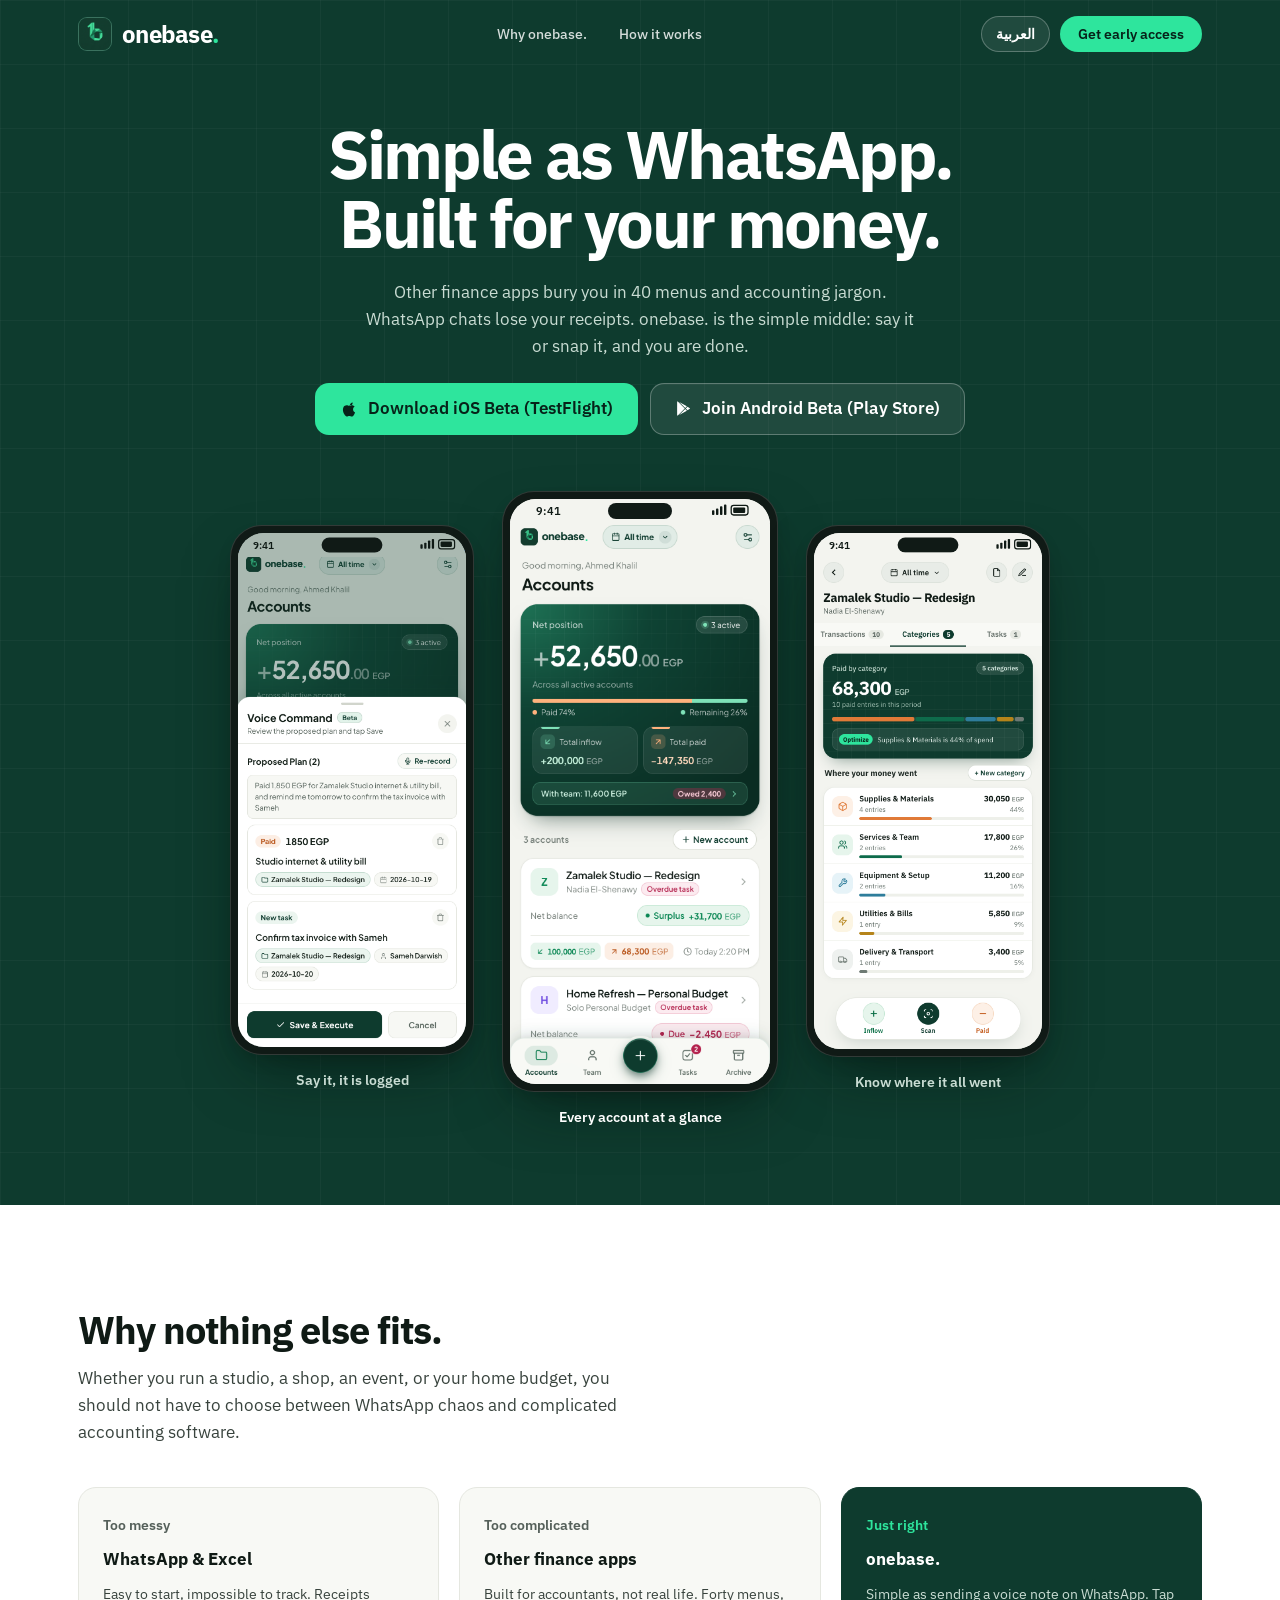
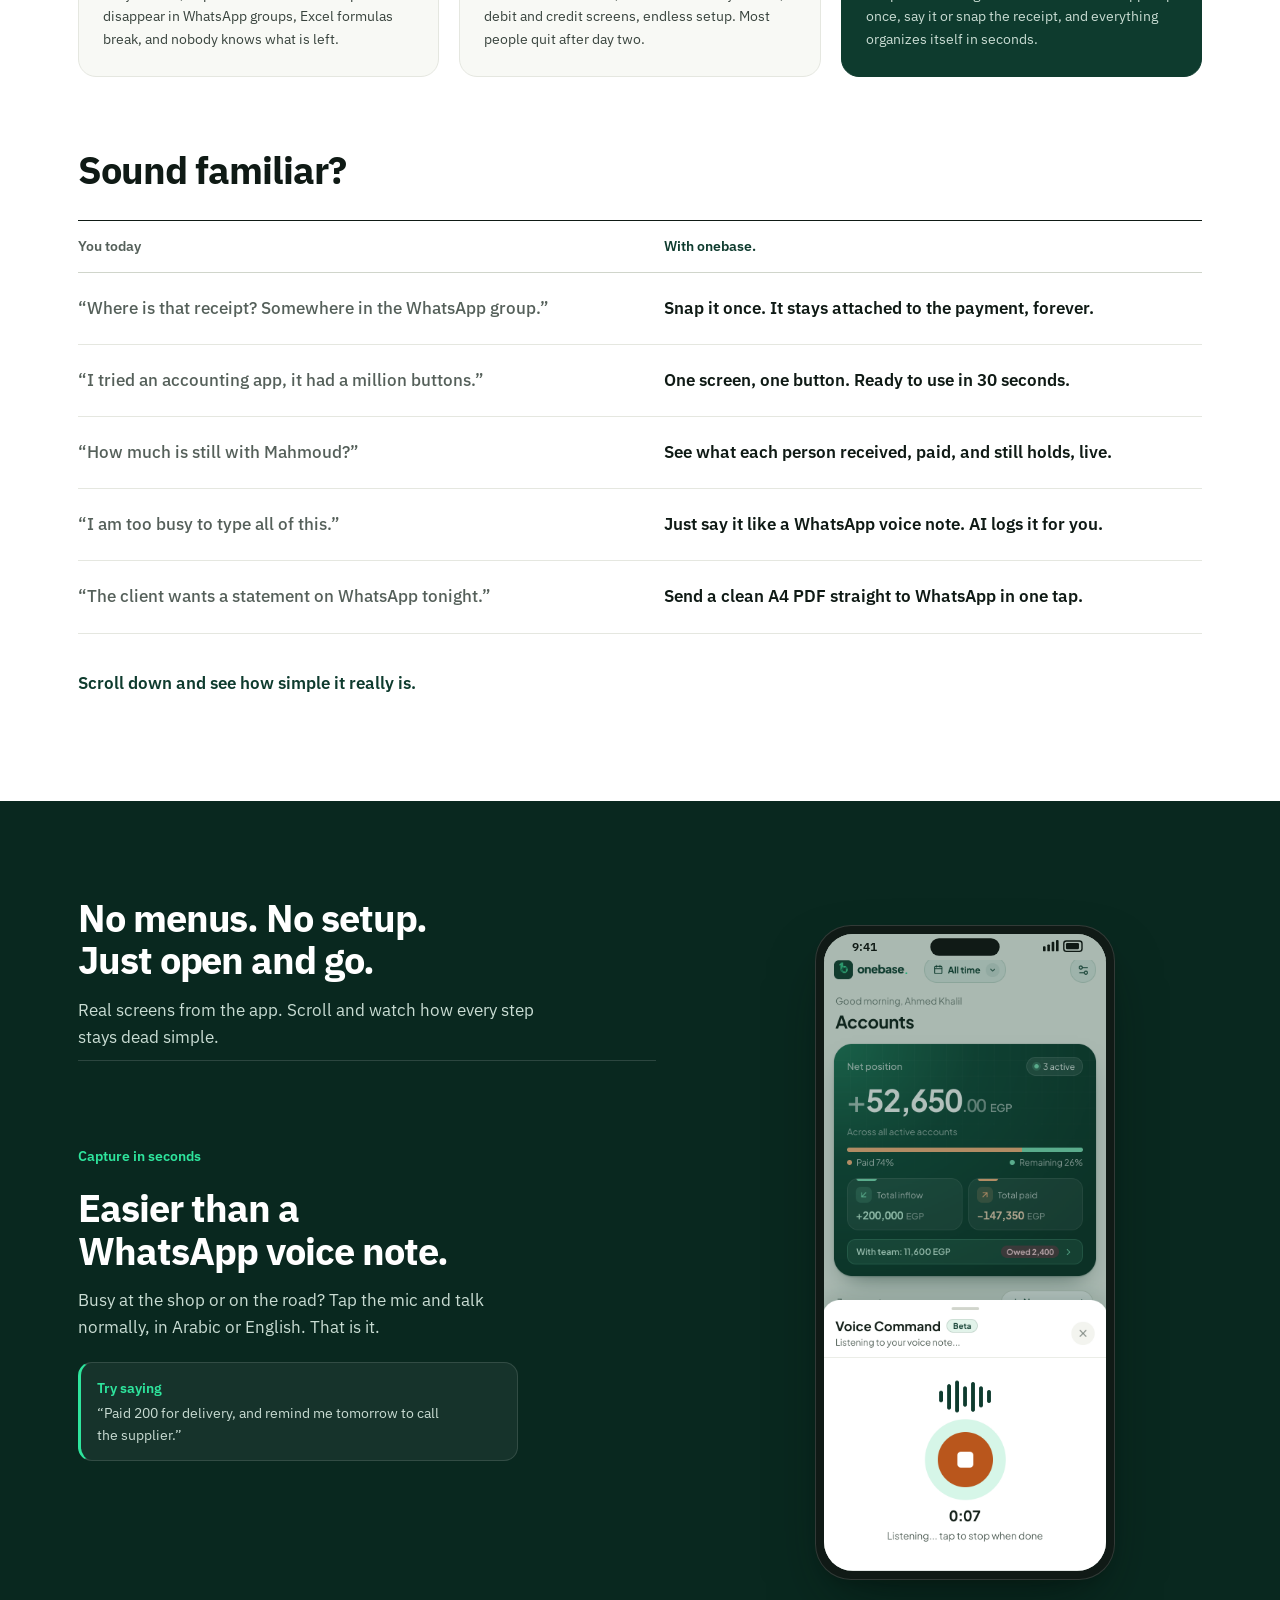
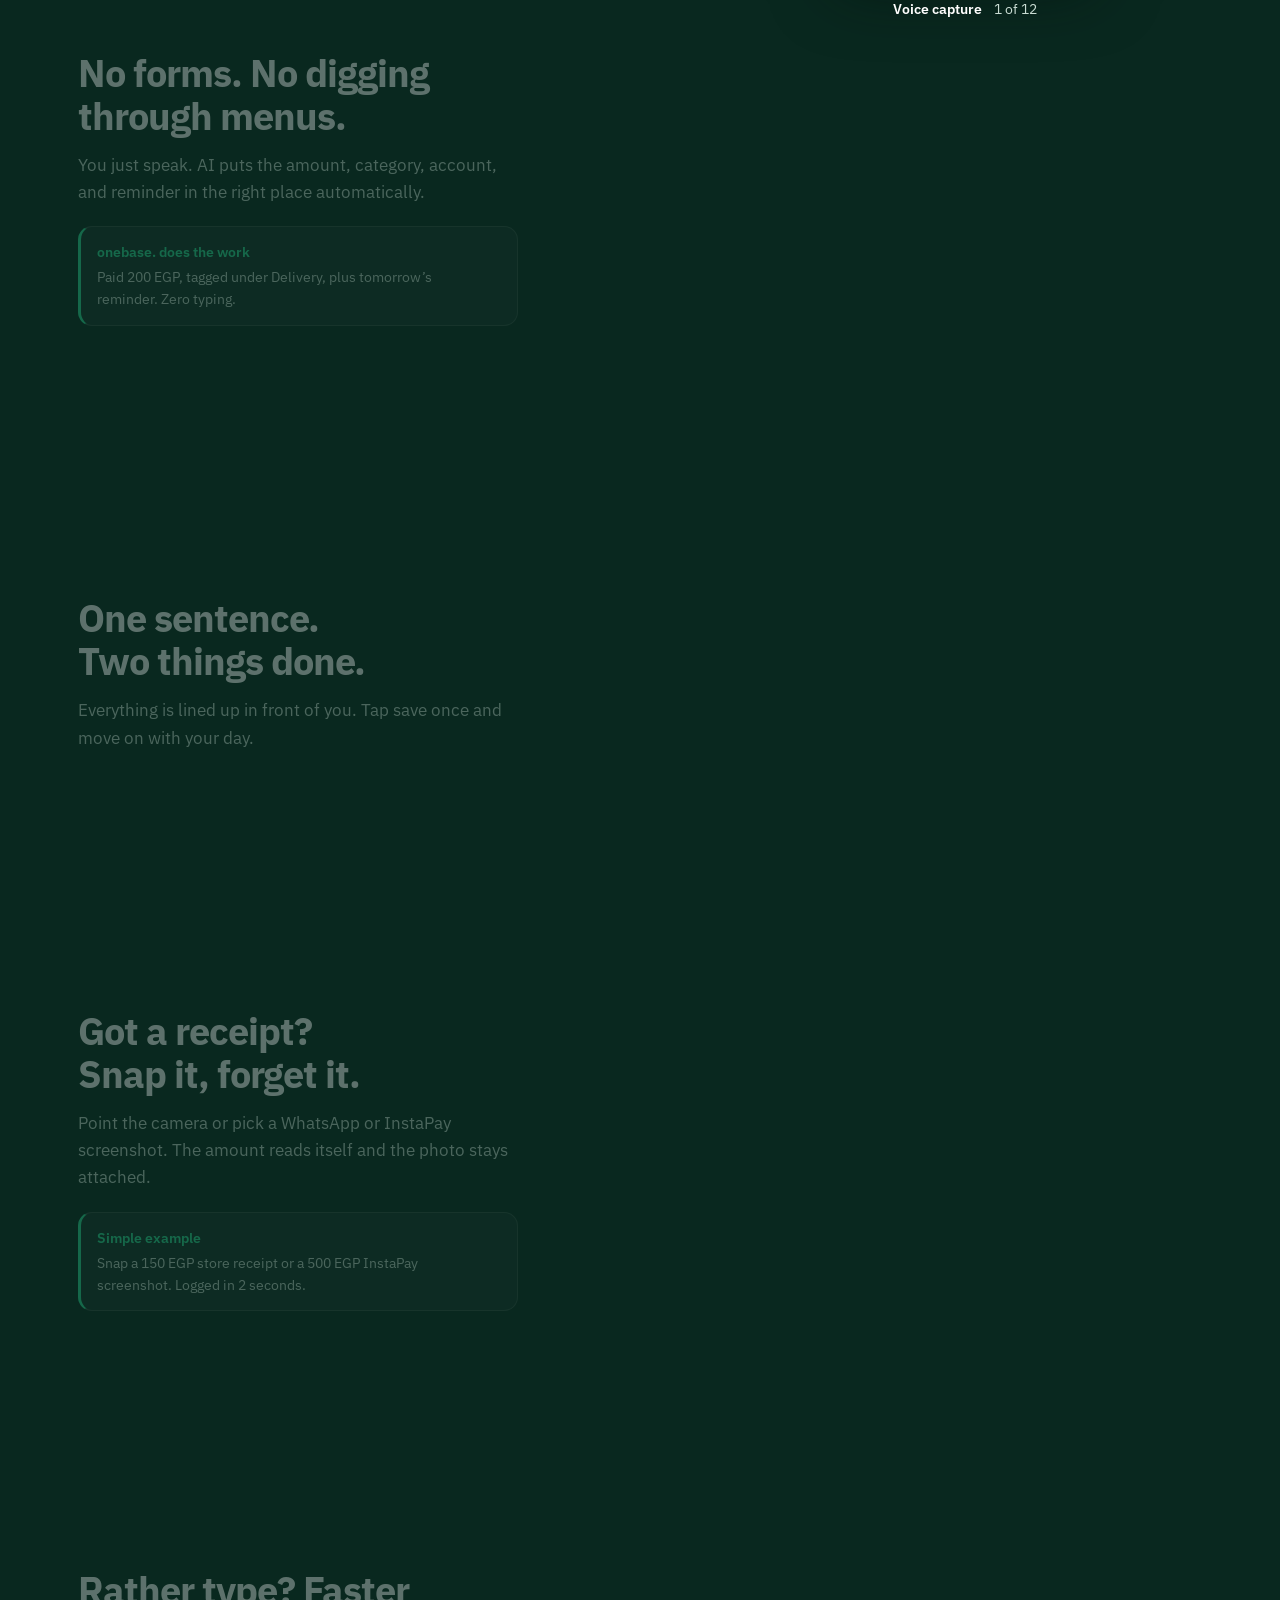
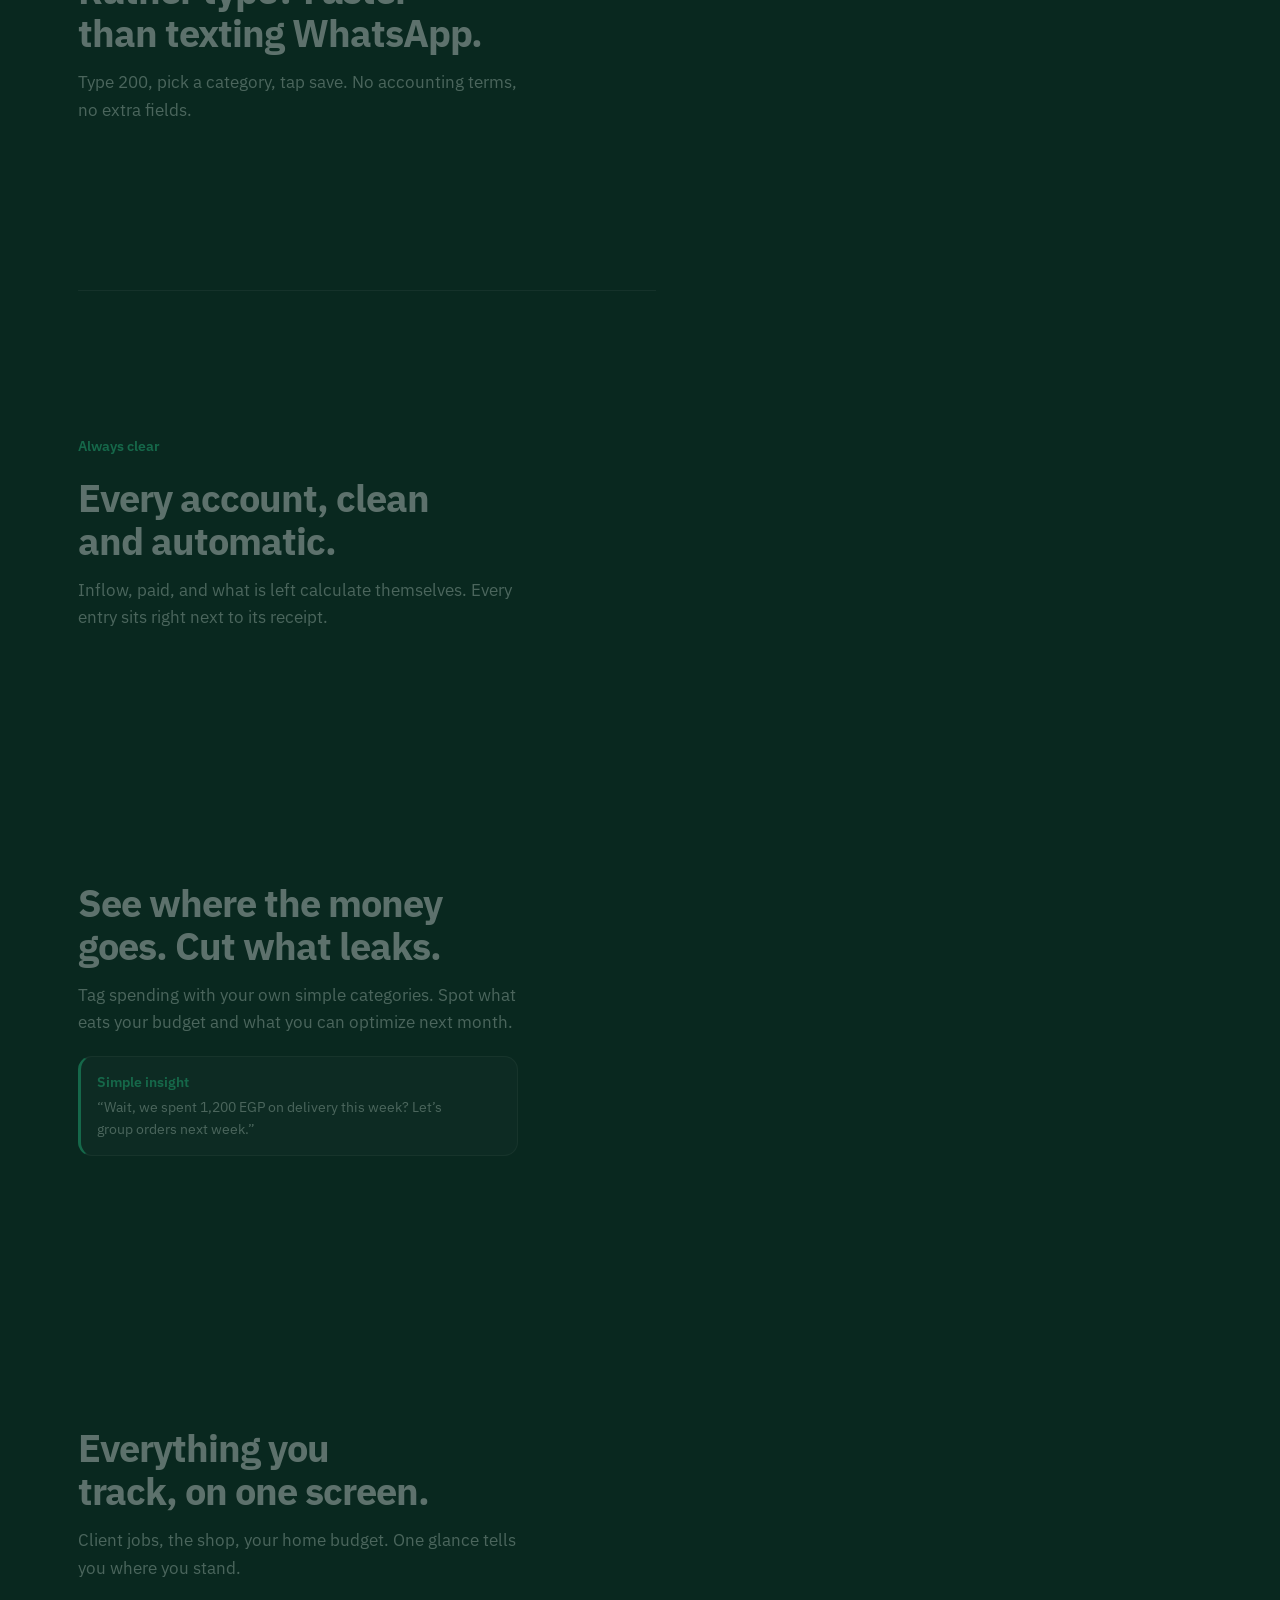
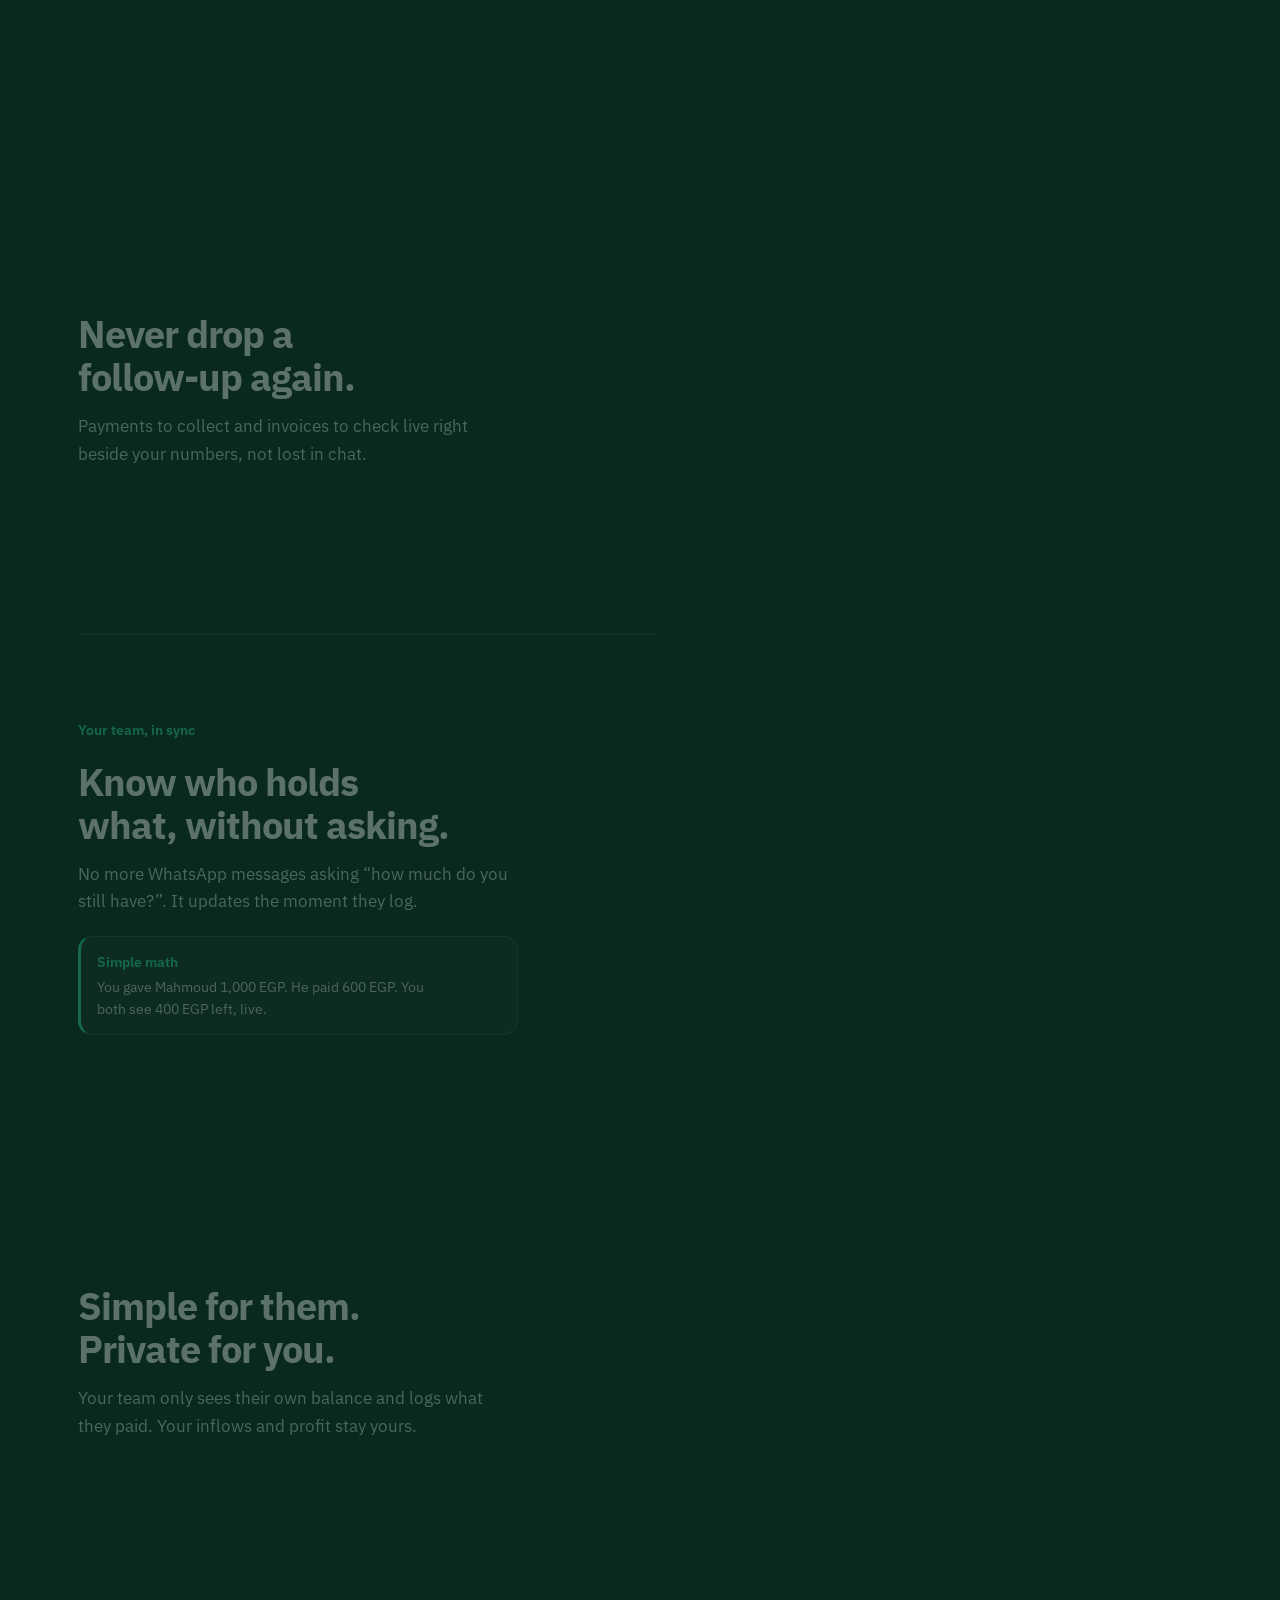
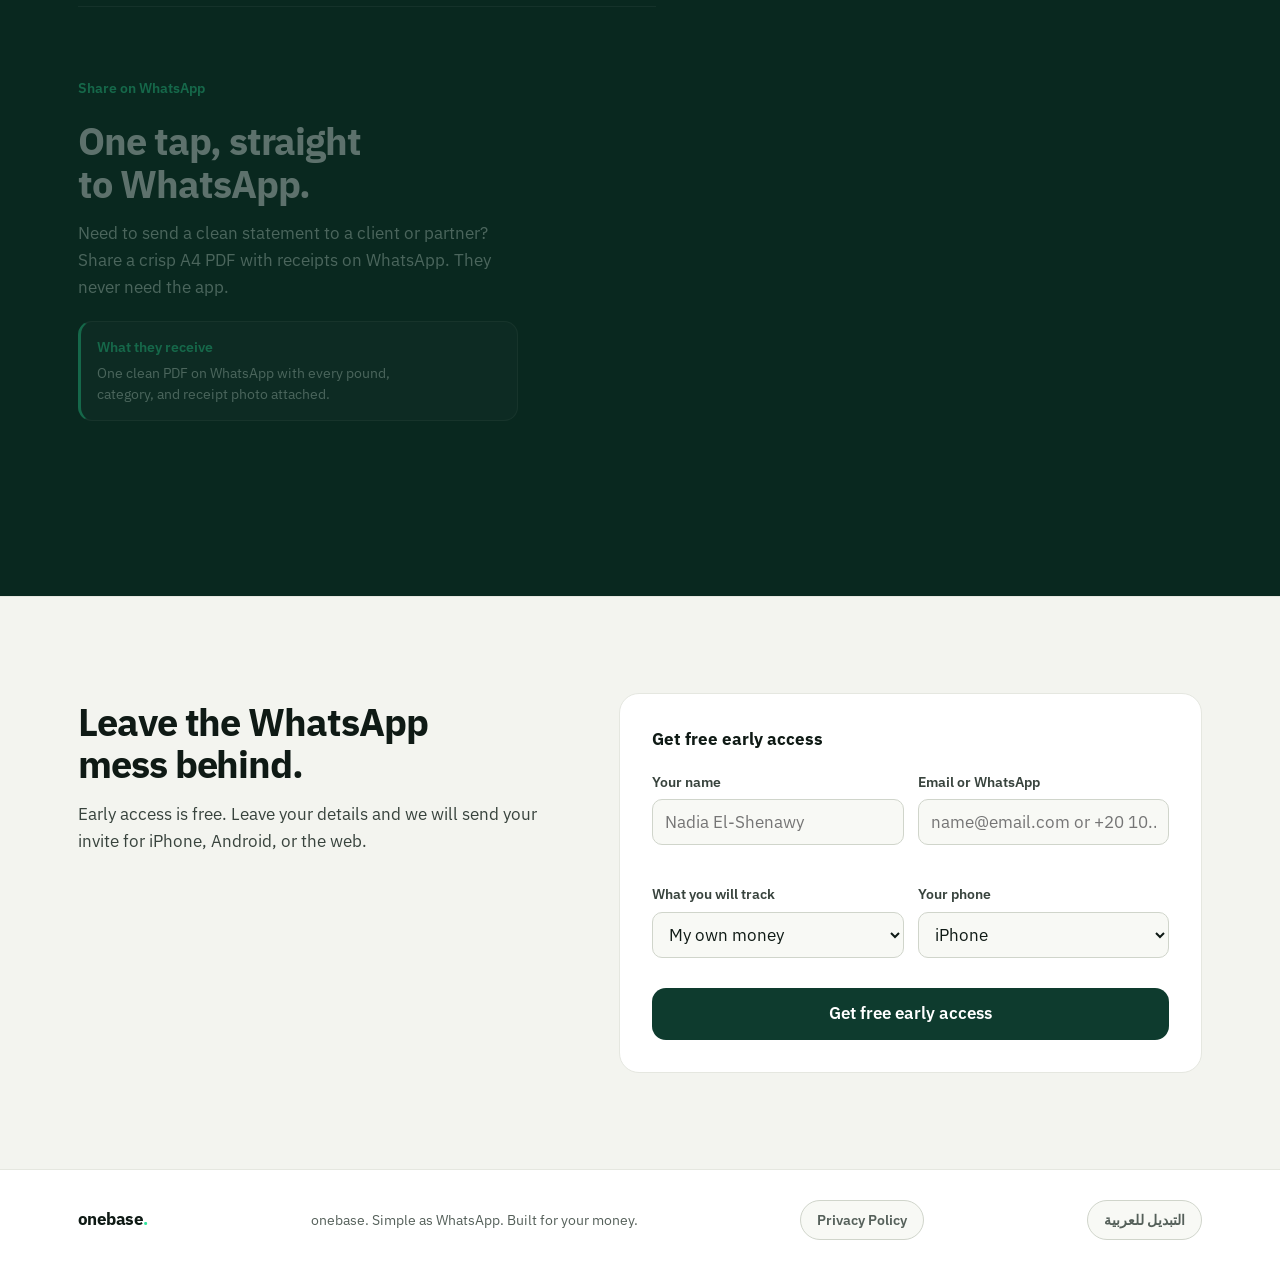
<file: index.html>
<!doctype html>
<html lang="en" dir="ltr">
  <head>
    <meta charset="utf-8" />
    <meta name="viewport" content="width=device-width, initial-scale=1" />
    <title>onebase. Simple as WhatsApp. Built for your money.</title>
    <meta
      name="description"
      content="Other finance apps bury you in 40 menus. WhatsApp chats lose your receipts. onebase. is the simple middle: say it or snap it, and you are done."
    />
    <meta property="og:title" content="onebase. Simple as WhatsApp. Built for your money." />
    <meta property="og:image" content="./assets/branding/app_icon.png" />
    <meta name="theme-color" content="#0E3B2E" />
    <link rel="icon" type="image/png" href="./assets/branding/app_icon.png" />
    <link rel="preconnect" href="https://fonts.googleapis.com" />
    <link rel="preconnect" href="https://fonts.gstatic.com" crossorigin />
    <link
      rel="stylesheet"
      href="https://fonts.googleapis.com/css2?family=IBM+Plex+Sans:wght@400;500;600;700&family=IBM+Plex+Sans+Arabic:wght@400;500;600;700&display=swap"
    />
    <link rel="stylesheet" href="./styles.css?v=8" />
    <style>:focus-visible { outline: 2.5px solid #2EE59D; outline-offset: 2px; }</style>
    <script src="./site-config.js?v=8"></script>
  </head>
  <body>
    <a class="skip-link" href="#main-content">Skip to content</a>

    <header class="site-header" id="site-header">
      <div class="container header-inner">
        <a class="brand-lockup" href="#top" aria-label="onebase. home">
          <span class="brand-badge"><img src="./assets/branding/app_icon.png" alt="" width="34" height="34" /></span>
          <span class="brand-wordmark">onebase<span class="dot">.</span></span>
        </a>
        <nav class="nav-links" aria-label="Primary navigation">
          <a class="nav-link" href="#problem" data-i18n="nav.problem">Why onebase.</a>
          <a class="nav-link" href="#story" data-i18n="nav.story">How it works</a>
        </nav>
        <div class="header-actions">
          <button type="button" class="lang-btn" id="btn-lang" aria-label="Switch language to Arabic">العربية</button>
          <a class="header-cta" href="#early-access" data-i18n="nav.cta">Get early access</a>
        </div>
      </div>
    </header>

    <main id="main-content">
      <!-- Hero: green, simplicity + WhatsApp promise, three real screens -->
      <section class="hero" id="top">
        <div class="container hero-head">
          <h1 class="hero-title" data-i18n="hero.headline">Simple as WhatsApp. Built for your money.</h1>
          <p class="hero-sub" data-i18n="hero.subhead">
            Other finance apps bury you in 40 menus and accounting jargon. WhatsApp chats lose your receipts. onebase. is the simple middle: say it or snap it, and you are done.
          </p>
          <div class="hero-actions">
            <a
              class="btn btn--mint"
              id="btn-hero-ios"
              href="https://testflight.apple.com/join/1kDxydzP"
              target="_blank"
              rel="noopener noreferrer"
            >
              <svg width="18" height="18" viewBox="0 0 24 24" fill="currentColor" aria-hidden="true"><path d="M18.71 19.5c-.83 1.24-1.71 2.45-3.05 2.47-1.34.03-1.77-.79-3.29-.79-1.53 0-2 .77-3.27.82-1.31.05-2.3-1.32-3.14-2.53C4.25 17 2.94 12.45 4.7 9.39c.87-1.52 2.43-2.48 4.12-2.51 1.28-.02 2.5.87 3.29.87.78 0 2.26-1.07 3.81-.91.65.03 2.47.26 3.64 1.98-.09.06-2.17 1.28-2.15 3.81.03 3.02 2.65 4.03 2.68 4.04-.03.07-.42 1.44-1.38 2.83M15.97 6.33c.64-.78 1.08-1.86.96-2.94-.93.04-2.06.62-2.72 1.4-.58.68-1.1 1.79-.96 2.84 1.04.08 2.09-.52 2.72-1.3z"/></svg>
              <span data-i18n="hero.ctaIos">Download iOS Beta (TestFlight)</span>
            </a>
            <a
              class="btn btn--ghost-light"
              id="btn-hero-android"
              href="#early-access"
            >
              <svg width="17" height="17" viewBox="0 0 24 24" fill="currentColor" aria-hidden="true"><path d="M3.609 1.814L13.792 12 3.61 22.186a1.75 1.75 0 0 1-.61-1.335V3.149c0-.525.235-1.012.609-1.335zm10.89 10.893l2.302 2.302-10.937 6.333 8.635-8.635zm3.199-3.198l2.807 1.626a1 1 0 0 1 0 1.73l-2.808 1.626L15.206 12l2.492-2.491zM5.864 2.658L16.8 8.99l-2.302 2.302-8.634-8.634z"/></svg>
              <span data-i18n="hero.ctaAndroid">Join Android Beta (Play Store)</span>
            </a>
          </div>
        </div>
        <div class="container">
          <div class="hero-triad" id="hero-triad"></div>
        </div>
      </section>

      <!-- Problem + Simplicity contrast: WhatsApp/Excel vs Complex Apps vs onebase. -->
      <section class="problem" id="problem">
        <div class="container">
          <div class="problem-head">
            <h2 class="section-title" data-i18n="problem.compareHeading">Why nothing else fits.</h2>
            <p class="body-muted" data-i18n="problem.compareLead">Whether you run a studio, a shop, an event, or your home budget, you shouldn't have to choose between WhatsApp chaos and complicated accounting software.</p>
          </div>
          <div class="compare-grid" id="compare-grid"></div>

          <div class="pain-block">
            <h3 class="pain-heading" data-i18n="problem.heading">Sound familiar?</h3>
            <div class="pain-table">
              <div class="pain-labels" aria-hidden="true">
                <span data-i18n="problem.todayLabel">You today</span>
                <span data-i18n="problem.fixLabel">With onebase.</span>
              </div>
              <ul class="pain-list" id="pain-list"></ul>
            </div>
            <p class="problem-bridge" data-i18n="problem.bridge">Scroll down and see how simple it really is.</p>
          </div>
        </div>
      </section>

      <!-- Story: instant-sync sticky phone, simple examples, every capability -->
      <section class="story" id="story">
        <div class="container story-grid">
          <div class="story-copy">
            <header class="story-head">
              <h2 class="section-title section-title--light" data-i18n="story.heading">No menus. No setup. Just open and go.</h2>
              <p class="story-lead" data-i18n="story.lead">Real screens from the app. Scroll and watch how every step stays dead simple.</p>
            </header>
            <div id="story-acts"></div>
          </div>
          <div class="story-stage-col">
            <div class="story-stage">
              <button type="button" class="phone-frame story-frame" id="story-frame" aria-label="Open full screen">
                <span class="phone-screen">
                  <span class="phone-status-bar" aria-hidden="true" data-status></span>
                  <span class="story-stack" id="story-stack"></span>
                </span>
              </button>
              <p class="story-caption" id="story-caption" aria-live="polite"></p>
            </div>
          </div>
        </div>
      </section>

      <!-- Close -->
      <section class="cta" id="early-access">
        <div class="container cta-grid">
          <div class="cta-copy">
            <h2 class="section-title" data-i18n="cta.heading">Leave the WhatsApp mess behind.</h2>
            <p class="body-muted" data-i18n="cta.lead">Early access is free. Leave your details and we will send your invite for iPhone, Android, or the web.</p>
          </div>
          <div class="form-panel">
            <h3 class="form-title" data-i18n="cta.formHeading">Get free early access</h3>
            <form id="beta-form" novalidate>
              <div class="form-grid">
                <div class="field">
                  <label for="f-name" data-i18n="cta.labelName">Your name</label>
                  <input id="f-name" type="text" autocomplete="name" data-i18n-placeholder="cta.phName" placeholder="Nadia El-Shenawy" />
                  <span class="field-error" id="err-name" role="alert"></span>
                </div>
                <div class="field">
                  <label for="f-contact" data-i18n="cta.labelContact">Email or WhatsApp</label>
                  <input id="f-contact" type="text" data-i18n-placeholder="cta.phContact" placeholder="name@email.com or +20 10..." />
                  <span class="field-error" id="err-contact" role="alert"></span>
                </div>
                <div class="field">
                  <label for="f-use" data-i18n="cta.labelUse">What you will track</label>
                  <select id="f-use"></select>
                </div>
                <div class="field">
                  <label for="f-platform" data-i18n="cta.labelPlatform">Your phone</label>
                  <select id="f-platform"></select>
                </div>
              </div>
              <span class="field-error" id="err-submit" role="alert"></span>
              <button type="submit" class="btn btn--brand btn--full" id="btn-submit" data-i18n="cta.submit">Get free early access</button>
            </form>
            <div class="form-success" id="form-success" hidden aria-live="polite">
              <strong id="success-title"></strong>
              <p id="success-body"></p>
              <button type="button" class="btn btn--outline" id="btn-reset"></button>
            </div>
          </div>
        </div>
      </section>
    </main>

    <footer class="site-footer">
      <div class="container footer-row">
        <span class="brand-wordmark footer-mark">onebase<span class="dot">.</span></span>
        <span class="footer-copy" data-i18n="footer.copy">onebase. Simple as WhatsApp. Built for your money.</span>
        <a class="footer-lang" href="./privacy/" style="text-decoration:none;" data-i18n="footer.privacy">Privacy Policy</a>
        <button type="button" class="footer-lang" id="btn-lang-footer" data-i18n="footer.switchLang">التبديل للعربية</button>
      </div>
    </footer>

    <div class="lightbox" id="lightbox" role="dialog" aria-modal="true" aria-labelledby="lightbox-title" hidden>
      <div class="lightbox-dialog">
        <div class="lightbox-bar">
          <strong id="lightbox-title"></strong>
          <div class="lightbox-controls">
            <button type="button" class="lightbox-btn" id="lb-prev" data-i18n-aria="lightbox.prev" aria-label="Previous screen">
              <svg width="18" height="18" viewBox="0 0 24 24" fill="none" stroke="currentColor" stroke-width="2.2" aria-hidden="true"><polyline points="15 18 9 12 15 6" /></svg>
            </button>
            <button type="button" class="lightbox-btn" id="lb-next" data-i18n-aria="lightbox.next" aria-label="Next screen">
              <svg width="18" height="18" viewBox="0 0 24 24" fill="none" stroke="currentColor" stroke-width="2.2" aria-hidden="true"><polyline points="9 18 15 12 9 6" /></svg>
            </button>
            <button type="button" class="lightbox-btn" id="lb-close" data-i18n-aria="lightbox.close" aria-label="Close">
              <svg width="18" height="18" viewBox="0 0 24 24" fill="none" stroke="currentColor" stroke-width="2.2" aria-hidden="true"><line x1="18" y1="6" x2="6" y2="18" /><line x1="6" y1="6" x2="18" y2="18" /></svg>
            </button>
          </div>
        </div>
        <div class="lightbox-img-wrap"><img id="lightbox-img" src="./assets/screenshots/en/01-owner-home.png" alt="" /></div>
      </div>
    </div>

    <script type="module" src="./app.js?v=8"></script>
  </body>
</html>
</file>
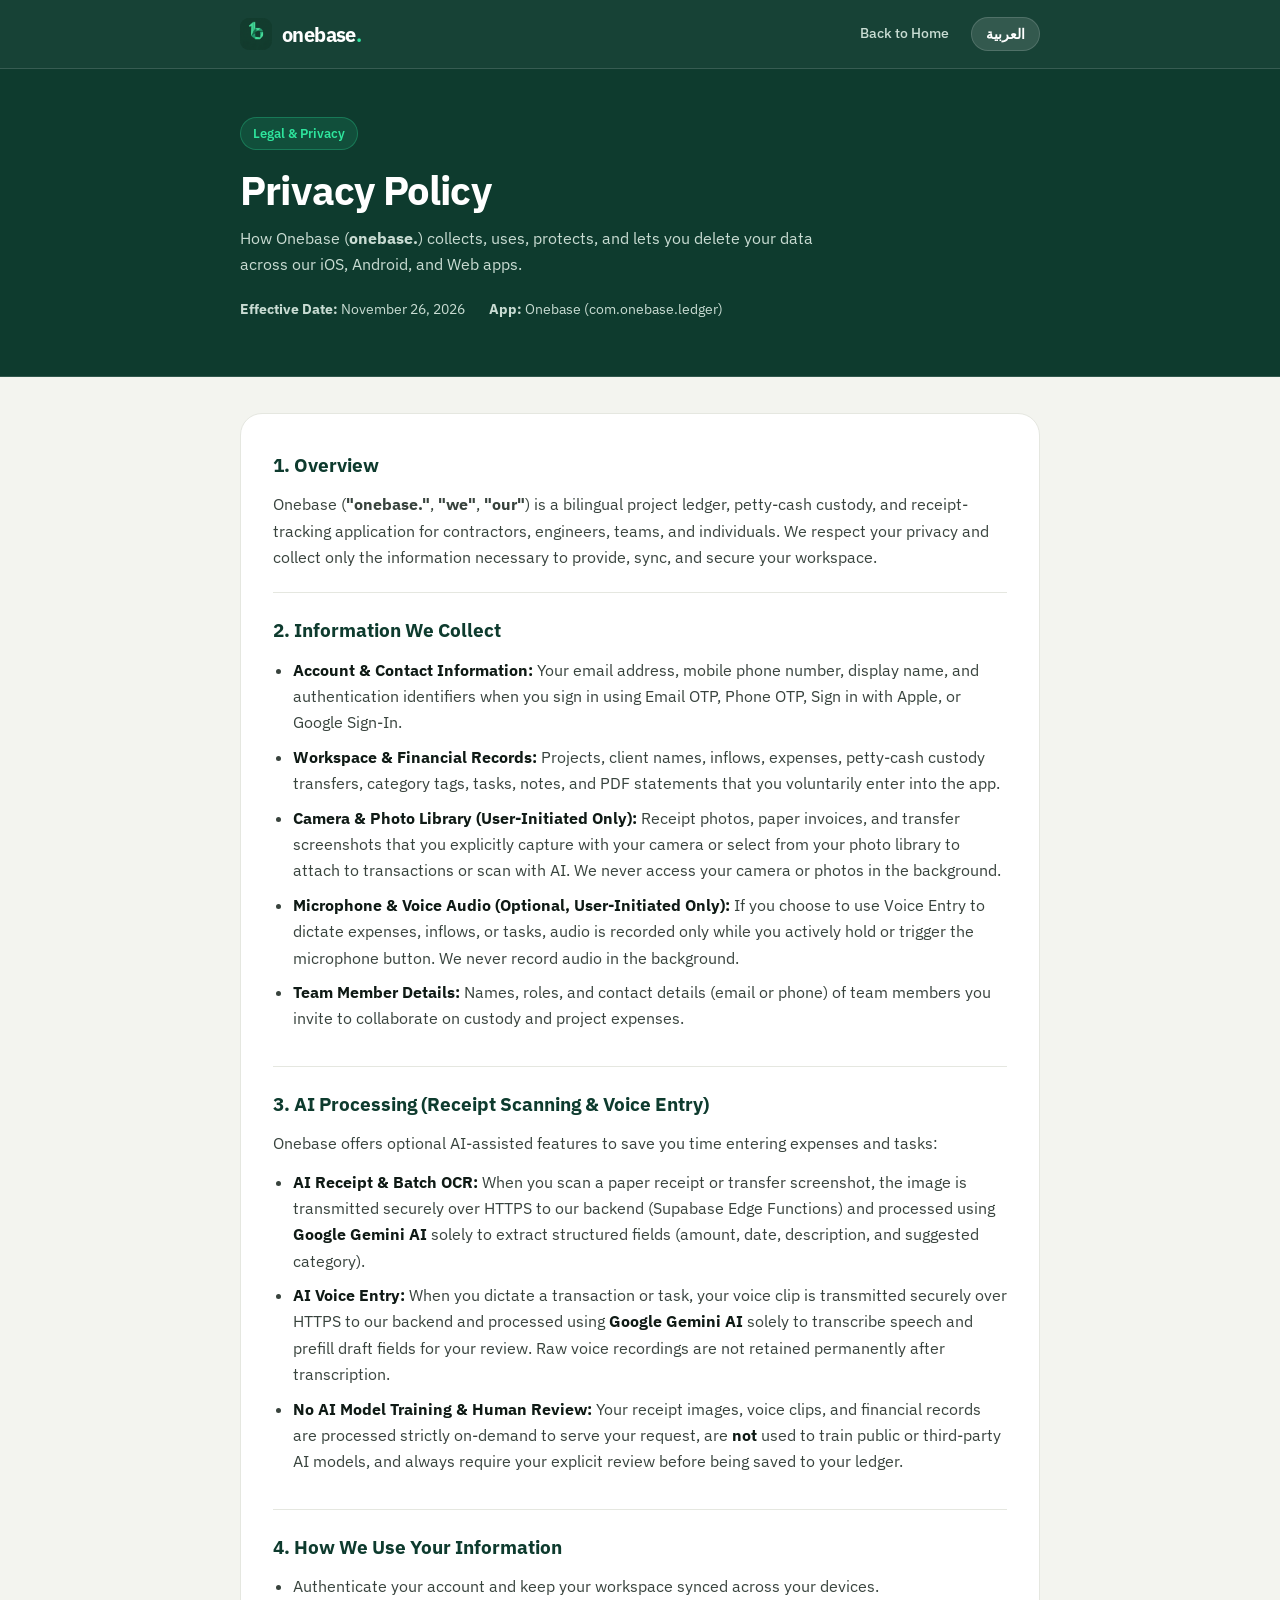
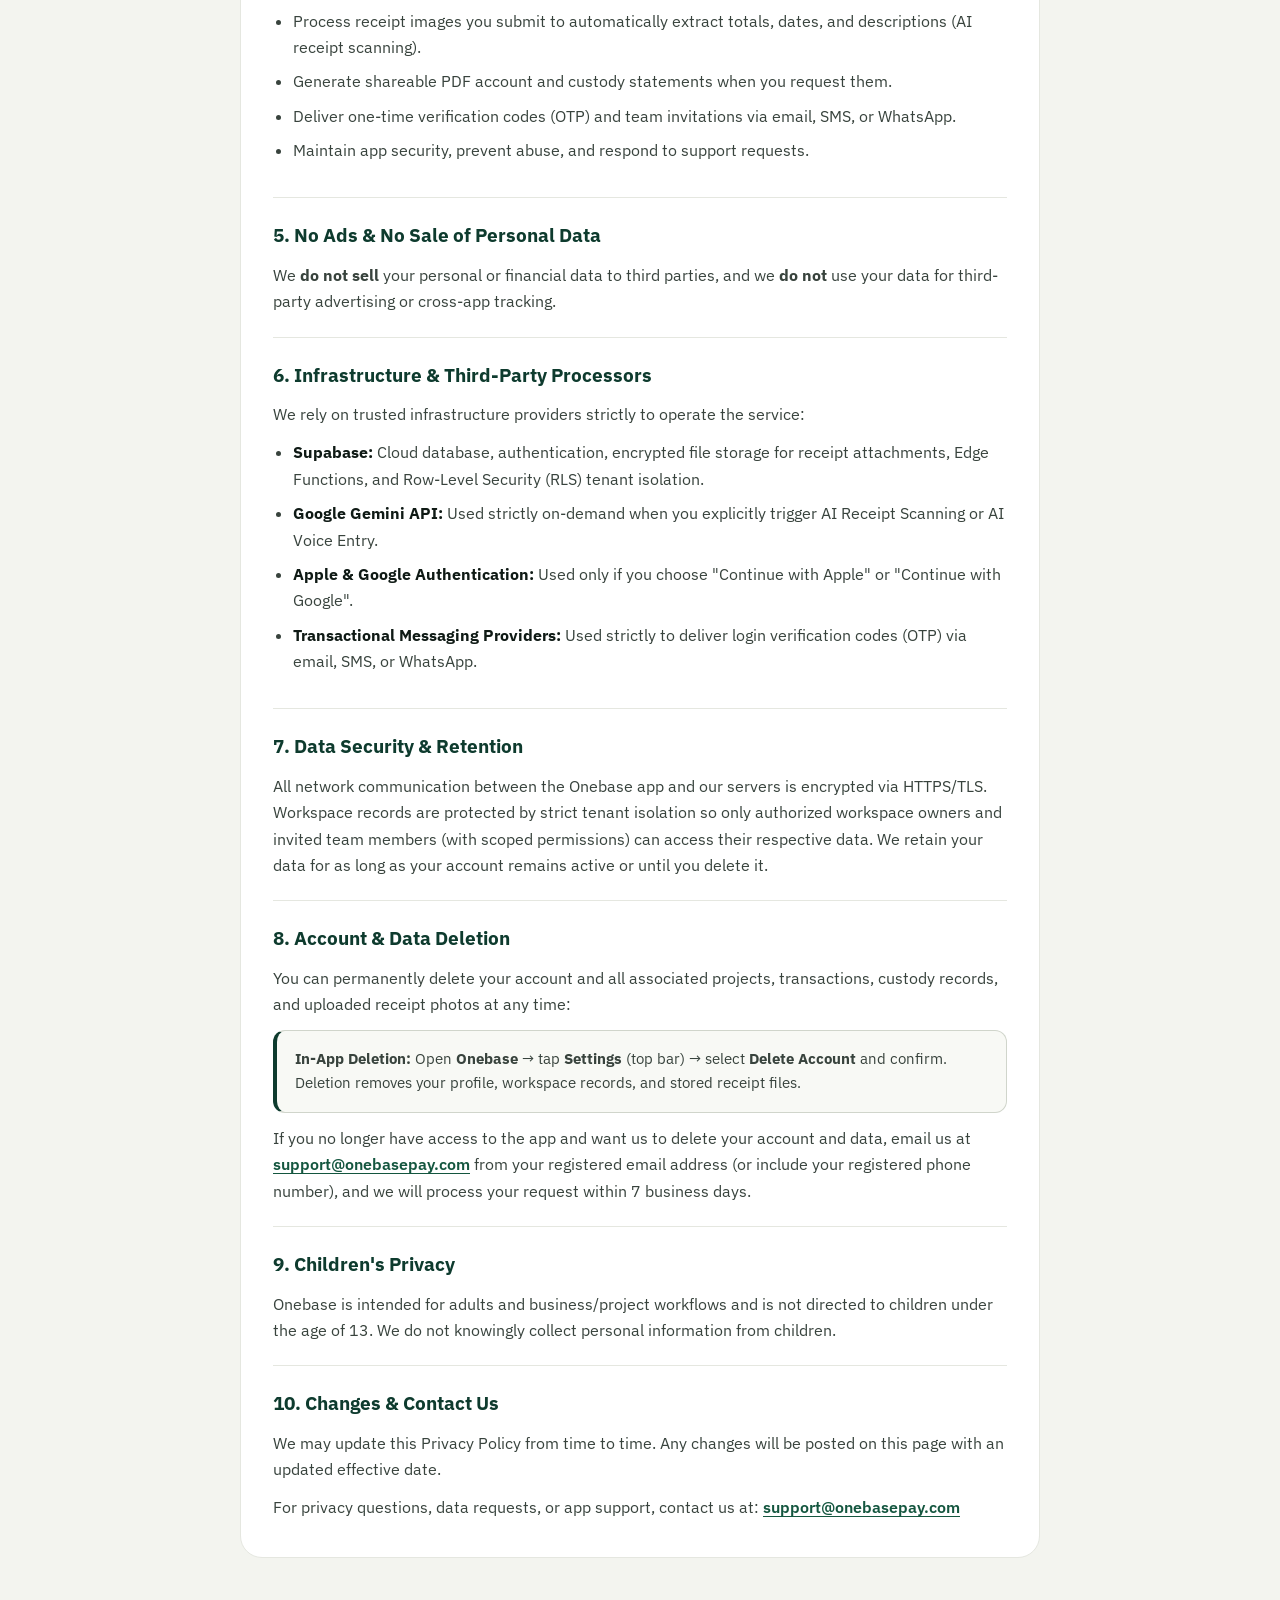
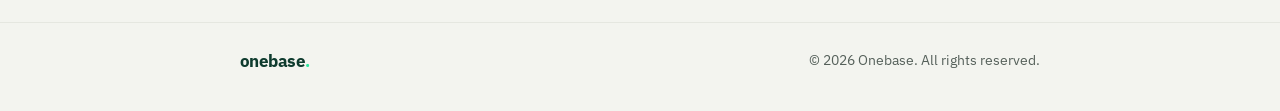
<file: privacy/index.html>
<!DOCTYPE html>
<html lang="en" dir="ltr">
  <head>
    <meta charset="utf-8" />
    <meta name="viewport" content="width=device-width, initial-scale=1" />
    <title>Privacy Policy — onebase.</title>
    <meta
      name="description"
      content="Privacy Policy and Data Deletion information for Onebase (onebase.) — Project accounts, petty cash, receipts, and team custody."
    />
    <meta name="theme-color" content="#0E3B2E" />
    <link rel="icon" type="image/png" href="../assets/branding/app_icon.png" />
    <link rel="preconnect" href="https://fonts.googleapis.com" />
    <link rel="preconnect" href="https://fonts.gstatic.com" crossorigin />
    <link
      href="https://fonts.googleapis.com/css2?family=IBM+Plex+Sans:wght@400;500;600;700&family=IBM+Plex+Sans+Arabic:wght@400;500;600;700&display=swap"
      rel="stylesheet"
    />
    <style>
      :root {
        --white: #FFFFFF;
        --canvas: #F3F4EF;
        --surface-subtle: #F8F9F5;
        --line: #E5E7E0;
        --line-strong: #D0D5CB;
        --ink: #0F1A15;
        --ink-2: #38433D;
        --muted: #55605A;
        --brand: #0E3B2E;
        --brand-mid: #14563F;
        --mint: #2EE59D;
        --mint-ink: #072219;
        --on-brand: #FFFFFF;
        --on-brand-muted: #C9DCD3;
        --brand-rule: rgba(255, 255, 255, 0.14);
        --font-en: "IBM Plex Sans", -apple-system, BlinkMacSystemFont, "Segoe UI", sans-serif;
        --font-ar: "IBM Plex Sans Arabic", "IBM Plex Sans", -apple-system, BlinkMacSystemFont, sans-serif;
      }

      *, *::before, *::after { box-sizing: border-box; }
      [hidden] { display: none !important; }

      html {
        scroll-behavior: smooth;
        background: var(--canvas);
        -webkit-font-smoothing: antialiased;
      }

      body {
        margin: 0;
        background: var(--canvas);
        color: var(--ink);
        font-family: var(--font-en);
        font-size: 16px;
        line-height: 1.65;
      }

      [dir="rtl"] body {
        font-family: var(--font-ar);
        line-height: 1.8;
      }

      .container {
        width: 100%;
        max-width: 840px;
        margin: 0 auto;
        padding: 0 20px;
      }

      /* Top Header */
      .site-header {
        position: sticky;
        top: 0;
        z-index: 20;
        background: rgba(14, 59, 46, 0.96);
        backdrop-filter: blur(10px);
        border-bottom: 1px solid var(--brand-rule);
      }

      .nav-row {
        height: 68px;
        display: flex;
        align-items: center;
        justify-content: space-between;
        gap: 16px;
      }

      .brand-lockup {
        display: inline-flex;
        align-items: center;
        gap: 10px;
        text-decoration: none;
        direction: ltr;
      }

      .brand-badge {
        width: 32px;
        height: 32px;
        border-radius: 9px;
        overflow: hidden;
        background: #143D2F;
        display: inline-flex;
        align-items: center;
        justify-content: center;
        flex-shrink: 0;
      }

      .brand-badge img {
        width: 100%;
        height: 100%;
        object-fit: cover;
        transform: scale(1.38);
      }

      .brand-wordmark {
        font-family: var(--font-en);
        font-size: 20px;
        font-weight: 700;
        letter-spacing: -0.03em;
        color: var(--on-brand);
        direction: ltr;
        unicode-bidi: isolate;
      }

      .brand-wordmark .dot {
        color: var(--mint);
      }

      .nav-actions {
        display: flex;
        align-items: center;
        gap: 10px;
      }

      .nav-link {
        color: var(--on-brand-muted);
        text-decoration: none;
        font-size: 14px;
        font-weight: 500;
        padding: 7px 12px;
        border-radius: 999px;
        transition: background 0.15s ease, color 0.15s ease;
      }

      .nav-link:hover {
        color: var(--white);
        background: rgba(255, 255, 255, 0.1);
      }

      .lang-btn {
        background: rgba(255, 255, 255, 0.12);
        color: var(--white);
        border: 1px solid var(--brand-rule);
        border-radius: 999px;
        padding: 7px 14px;
        font-family: inherit;
        font-size: 13.5px;
        font-weight: 600;
        cursor: pointer;
        transition: background 0.15s ease;
      }

      .lang-btn:hover {
        background: rgba(255, 255, 255, 0.2);
      }

      /* Hero Banner */
      .policy-hero {
        background: var(--brand);
        color: var(--on-brand);
        padding: 48px 0 56px;
        border-bottom: 1px solid var(--brand-rule);
      }

      .policy-eyebrow {
        display: inline-flex;
        align-items: center;
        gap: 8px;
        font-size: 13px;
        font-weight: 600;
        color: var(--mint);
        background: rgba(46, 229, 157, 0.12);
        border: 1px solid rgba(46, 229, 157, 0.28);
        padding: 5px 12px;
        border-radius: 999px;
        margin-bottom: 16px;
      }

      .policy-hero h1 {
        margin: 0 0 12px;
        font-size: clamp(1.85rem, 3.6vw, 2.5rem);
        line-height: 1.2;
        letter-spacing: -0.02em;
      }

      .policy-hero p {
        margin: 0;
        color: var(--on-brand-muted);
        max-width: 620px;
        font-size: 15.5px;
      }

      .policy-meta {
        margin-top: 20px;
        display: flex;
        flex-wrap: wrap;
        gap: 12px 24px;
        font-size: 13.5px;
        color: var(--on-brand-muted);
      }

      /* Policy Card Body */
      .policy-main {
        padding: 36px 0 64px;
      }

      .policy-card {
        background: var(--white);
        border: 1px solid var(--line);
        border-radius: 22px;
        padding: 36px 32px;
      }

      @media (max-width: 640px) {
        .policy-card {
          padding: 24px 20px;
          border-radius: 18px;
        }
        .policy-hero {
          padding: 36px 0 40px;
        }
      }

      .policy-section {
        padding: 22px 0;
        border-bottom: 1px solid var(--line);
      }

      .policy-section:first-child {
        padding-top: 0;
      }

      .policy-section:last-child {
        padding-bottom: 0;
        border-bottom: none;
      }

      .policy-section h2 {
        margin: 0 0 10px;
        font-size: 19px;
        font-weight: 700;
        color: var(--brand);
      }

      .policy-section p {
        margin: 0 0 12px;
        color: var(--ink-2);
      }

      .policy-section p:last-child {
        margin-bottom: 0;
      }

      .policy-section ul {
        margin: 0 0 12px;
        padding-inline-start: 20px;
        color: var(--ink-2);
      }

      .policy-section li {
        margin-bottom: 8px;
      }

      .policy-section li strong {
        color: var(--ink);
      }

      .highlight-box {
        background: var(--surface-subtle);
        border: 1px solid var(--line-strong);
        border-inline-start: 4px solid var(--brand);
        border-radius: 12px;
        padding: 16px 18px;
        margin-top: 12px;
      }

      .highlight-box p {
        margin: 0;
        font-size: 15px;
      }

      a.inline-link {
        color: var(--brand-mid);
        font-weight: 600;
        text-decoration: underline;
        text-underline-offset: 3px;
      }

      /* Footer */
      .site-footer {
        border-top: 1px solid var(--line);
        padding: 24px 0 36px;
        color: var(--muted);
        font-size: 14px;
      }

      .footer-row {
        display: flex;
        flex-wrap: wrap;
        align-items: center;
        justify-content: space-between;
        gap: 12px;
      }

      .footer-wordmark {
        font-family: var(--font-en);
        font-weight: 700;
        color: var(--brand);
        font-size: 17px;
        letter-spacing: -0.03em;
        direction: ltr;
        unicode-bidi: isolate;
      }

      .footer-wordmark .dot {
        color: var(--mint);
      }
    </style>
  </head>
  <body>
    <header class="site-header">
      <div class="container nav-row">
        <a class="brand-lockup" href="../" aria-label="onebase. Home">
          <span class="brand-badge">
            <img src="../assets/branding/app_icon.png" alt="onebase." />
          </span>
          <span class="brand-wordmark">onebase<span class="dot">.</span></span>
        </a>
        <div class="nav-actions">
          <a class="nav-link" href="../" id="nav-home">Back to Home</a>
          <button type="button" class="lang-btn" id="btn-lang" aria-label="Switch language">العربية</button>
        </div>
      </div>
    </header>

    <!-- ENGLISH CONTENT -->
    <div id="content-en">
      <section class="policy-hero">
        <div class="container">
          <span class="policy-eyebrow">Legal &amp; Privacy</span>
          <h1>Privacy Policy</h1>
          <p>
            How Onebase (<strong>onebase.</strong>) collects, uses, protects, and lets you delete your data across our iOS, Android, and Web apps.
          </p>
          <div class="policy-meta">
            <span><strong>Effective Date:</strong> November 26, 2026</span>
            <span><strong>App:</strong> Onebase (com.onebase.ledger)</span>
          </div>
        </div>
      </section>

      <main class="policy-main">
        <div class="container">
          <article class="policy-card">
            <section class="policy-section">
              <h2>1. Overview</h2>
              <p>
                Onebase (<strong>"onebase."</strong>, <strong>"we"</strong>, <strong>"our"</strong>) is a bilingual project ledger, petty-cash custody, and receipt-tracking application for contractors, engineers, teams, and individuals. We respect your privacy and collect only the information necessary to provide, sync, and secure your workspace.
              </p>
            </section>

            <section class="policy-section">
              <h2>2. Information We Collect</h2>
              <ul>
                <li>
                  <strong>Account &amp; Contact Information:</strong> Your email address, mobile phone number, display name, and authentication identifiers when you sign in using Email OTP, Phone OTP, Sign in with Apple, or Google Sign-In.
                </li>
                <li>
                  <strong>Workspace &amp; Financial Records:</strong> Projects, client names, inflows, expenses, petty-cash custody transfers, category tags, tasks, notes, and PDF statements that you voluntarily enter into the app.
                </li>
                <li>
                  <strong>Camera &amp; Photo Library (User-Initiated Only):</strong> Receipt photos, paper invoices, and transfer screenshots that you explicitly capture with your camera or select from your photo library to attach to transactions or scan with AI. We never access your camera or photos in the background.
                </li>
                <li>
                  <strong>Microphone &amp; Voice Audio (Optional, User-Initiated Only):</strong> If you choose to use Voice Entry to dictate expenses, inflows, or tasks, audio is recorded only while you actively hold or trigger the microphone button. We never record audio in the background.
                </li>
                <li>
                  <strong>Team Member Details:</strong> Names, roles, and contact details (email or phone) of team members you invite to collaborate on custody and project expenses.
                </li>
              </ul>
            </section>

            <section class="policy-section">
              <h2>3. AI Processing (Receipt Scanning &amp; Voice Entry)</h2>
              <p>
                Onebase offers optional AI-assisted features to save you time entering expenses and tasks:
              </p>
              <ul>
                <li>
                  <strong>AI Receipt &amp; Batch OCR:</strong> When you scan a paper receipt or transfer screenshot, the image is transmitted securely over HTTPS to our backend (Supabase Edge Functions) and processed using <strong>Google Gemini AI</strong> solely to extract structured fields (amount, date, description, and suggested category).
                </li>
                <li>
                  <strong>AI Voice Entry:</strong> When you dictate a transaction or task, your voice clip is transmitted securely over HTTPS to our backend and processed using <strong>Google Gemini AI</strong> solely to transcribe speech and prefill draft fields for your review. Raw voice recordings are not retained permanently after transcription.
                </li>
                <li>
                  <strong>No AI Model Training &amp; Human Review:</strong> Your receipt images, voice clips, and financial records are processed strictly on-demand to serve your request, are <strong>not</strong> used to train public or third-party AI models, and always require your explicit review before being saved to your ledger.
                </li>
              </ul>
            </section>

            <section class="policy-section">
              <h2>4. How We Use Your Information</h2>
              <ul>
                <li>Authenticate your account and keep your workspace synced across your devices.</li>
                <li>Process receipt images you submit to automatically extract totals, dates, and descriptions (AI receipt scanning).</li>
                <li>Generate shareable PDF account and custody statements when you request them.</li>
                <li>Deliver one-time verification codes (OTP) and team invitations via email, SMS, or WhatsApp.</li>
                <li>Maintain app security, prevent abuse, and respond to support requests.</li>
              </ul>
            </section>

            <section class="policy-section">
              <h2>5. No Ads &amp; No Sale of Personal Data</h2>
              <p>
                We <strong>do not sell</strong> your personal or financial data to third parties, and we <strong>do not</strong> use your data for third-party advertising or cross-app tracking.
              </p>
            </section>

            <section class="policy-section">
              <h2>6. Infrastructure &amp; Third-Party Processors</h2>
              <p>We rely on trusted infrastructure providers strictly to operate the service:</p>
              <ul>
                <li><strong>Supabase:</strong> Cloud database, authentication, encrypted file storage for receipt attachments, Edge Functions, and Row-Level Security (RLS) tenant isolation.</li>
                <li><strong>Google Gemini API:</strong> Used strictly on-demand when you explicitly trigger AI Receipt Scanning or AI Voice Entry.</li>
                <li><strong>Apple &amp; Google Authentication:</strong> Used only if you choose "Continue with Apple" or "Continue with Google".</li>
                <li><strong>Transactional Messaging Providers:</strong> Used strictly to deliver login verification codes (OTP) via email, SMS, or WhatsApp.</li>
              </ul>
            </section>

            <section class="policy-section">
              <h2>7. Data Security &amp; Retention</h2>
              <p>
                All network communication between the Onebase app and our servers is encrypted via HTTPS/TLS. Workspace records are protected by strict tenant isolation so only authorized workspace owners and invited team members (with scoped permissions) can access their respective data. We retain your data for as long as your account remains active or until you delete it.
              </p>
            </section>

            <section class="policy-section" id="deletion">
              <h2>8. Account &amp; Data Deletion</h2>
              <p>
                You can permanently delete your account and all associated projects, transactions, custody records, and uploaded receipt photos at any time:
              </p>
              <div class="highlight-box">
                <p>
                  <strong>In-App Deletion:</strong> Open <strong>Onebase</strong> → tap <strong>Settings</strong> (top bar) → select <strong>Delete Account</strong> and confirm. Deletion removes your profile, workspace records, and stored receipt files.
                </p>
              </div>
              <p style="margin-top: 12px;">
                If you no longer have access to the app and want us to delete your account and data, email us at
                <a class="inline-link" href="mailto:support@onebasepay.com">support@onebasepay.com</a>
                from your registered email address (or include your registered phone number), and we will process your request within 7 business days.
              </p>
            </section>

            <section class="policy-section">
              <h2>9. Children's Privacy</h2>
              <p>
                Onebase is intended for adults and business/project workflows and is not directed to children under the age of 13. We do not knowingly collect personal information from children.
              </p>
            </section>

            <section class="policy-section" id="contact">
              <h2>10. Changes &amp; Contact Us</h2>
              <p>
                We may update this Privacy Policy from time to time. Any changes will be posted on this page with an updated effective date.
              </p>
              <p>
                For privacy questions, data requests, or app support, contact us at:
                <a class="inline-link" href="mailto:support@onebasepay.com">support@onebasepay.com</a>
              </p>
            </section>
          </article>
        </div>
      </main>
    </div>

    <!-- ARABIC CONTENT -->
    <div id="content-ar" hidden>
      <section class="policy-hero">
        <div class="container">
          <span class="policy-eyebrow">الخصوصية والأمان</span>
          <h1>سياسة الخصوصية</h1>
          <p>
            كيف يجمع تطبيق <strong>onebase.</strong> بياناتك ويستخدمها ويحميها، وكيف يمكنك حذف حسابك وبياناتك بالكامل في أي وقت على iOS و Android والويب.
          </p>
          <div class="policy-meta">
            <span><strong>تاريخ السريان:</strong> 26 نوفمبر 2026</span>
            <span><strong>التطبيق:</strong> Onebase (com.onebase.ledger)</span>
          </div>
        </div>
      </section>

      <main class="policy-main">
        <div class="container">
          <article class="policy-card">
            <section class="policy-section">
              <h2>1. نظرة عامة</h2>
              <p>
                تطبيق <strong>Onebase (onebase.)</strong> هو مساحة عمل لإدارة حسابات المشاريع والعُهد النثرية والفواتير وفرق العمل. نحترم خصوصيتك ونجمع فقط الحد الأدنى من البيانات اللازمة لتشغيل التطبيق ومزامنة بياناتك وحمايتها.
              </p>
            </section>

            <section class="policy-section">
              <h2>2. البيانات التي نجمعها</h2>
              <ul>
                <li>
                  <strong>بيانات الحساب والتواصل:</strong> البريد الإلكتروني، رقم الموبايل، الاسم الكامل، ومُعرّف تسجيل الدخول عند استخدام البريد أو الموبايل أو Apple أو Google.
                </li>
                <li>
                  <strong>بيانات المشاريع والمعاملات:</strong> أسماء المشاريع والعملاء، الوارد والمنصرف، حركات العُهد، التصنيفات، المهام، الملاحظات، وكشوف الحساب التي تدخلها بنفسك.
                </li>
                <li>
                  <strong>الكاميرا ومعرض الصور (بطلبك فقط):</strong> صور الفواتير الورقية ولقطات شاشة التحويلات التي تختار تصويرها أو إرفاقها بالمعاملات أو مسحها بالذكاء الاصطناعي. لا نصل أبداً للكاميرا أو الصور في الخلفية.
                </li>
                <li>
                  <strong>الميكروفون والتسجيل الصوتي (اختياري وبطلبك فقط):</strong> عند اختيارك لاستخدام التسجيل الصوتي لإدخال المصروفات أو المهام، يتم تسجيل الصوت فقط أثناء ضغطك على زر الميكروفون. لا نقوم أبداً بالتسجيل في الخلفية.
                </li>
                <li>
                  <strong>بيانات أعضاء الفريق:</strong> الأسماء والأدوار وأرقام التواصل لأعضاء الفريق الذين تضيفهم لمتابعة العُهد والمصروفات.
                </li>
              </ul>
            </section>

            <section class="policy-section">
              <h2>3. المعالجة بالذكاء الاصطناعي (مسح الفواتير والتسجيل الصوتي)</h2>
              <p>
                يوفر Onebase مزايا اختيارية مدعومة بالذكاء الاصطناعي لتسريع إدخال المصروفات والمهام:
              </p>
              <ul>
                <li>
                  <strong>قراءة الفواتير بالذكاء الاصطناعي (OCR):</strong> عند مسح فاتورة ورقية أو لقطة شاشة تحويل، يتم إرسال الصورة بشكل مشفر عبر HTTPS إلى خوادمنا (Supabase Edge Functions) ومعالجتها بواسطة <strong>Google Gemini AI</strong> فقط لاستخراج المبلغ والتاريخ والوصف والتصنيف المقترح.
                </li>
                <li>
                  <strong>الإدخال الصوتي بالذكاء الاصطناعي:</strong> عند إملاء حركة أو مهمة بالصوت، يتم إرسال المقطع الصوتي بشكل مشفر عبر HTTPS ومعالجته بواسطة <strong>Google Gemini AI</strong> فقط لتحويل الصوت إلى مسودة حركة تراجعها قبل الحفظ. لا يتم الاحتفاظ بالتسجيلات الصوتية الخام بشكل دائم بعد التحويل.
                </li>
                <li>
                  <strong>عدم استخدام بياناتك لتدريب نماذج الذكاء الاصطناعي:</strong> تُعالج صور الفواتير والمقاطع الصوتية عند الطلب فقط لتنفيذ مهمتك، و<strong>لا تُستخدم</strong> لتدريب نماذج ذكاء اصطناعي عامة أو تابعة لأطراف ثالثة، ودائماً تراجع البيانات وتؤكدها بنفسك قبل حفظها.
                </li>
              </ul>
            </section>

            <section class="policy-section">
              <h2>4. كيف نستخدم بياناتك</h2>
              <ul>
                <li>تسجيل دخولك ومزامنة مشاريعك وحساباتك بأمان عبر أجهزتك.</li>
                <li>تحليل صور الفواتير التي ترفعها لاستخراج الإجمالي والوصف تلقائياً لتسهيل التسجيل.</li>
                <li>إنشاء كشوف حساب PDF جاهزة للمشاركة عند طلبك.</li>
                <li>إرسال أكواد التحقق (OTP) ودعوات الفريق عبر البريد الإلكتروني أو الرسائل القصيرة / واتساب.</li>
                <li>حماية الحسابات والاستجابة لطلبات الدعم الفني.</li>
              </ul>
            </section>

            <section class="policy-section">
              <h2>5. لا إعلانات ولا بيع للبيانات</h2>
              <p>
                نحن <strong>لا نبيع</strong> بياناتك الشخصية أو المالية لأي طرف ثالث، ولا نستخدمها في الإعلانات الموجهة أو التتبع عبر التطبيقات الأخرى.
              </p>
            </section>

            <section class="policy-section">
              <h2>6. مزودو البنية التحتية</h2>
              <p>نعتمد على مزودي خدمات موثوقين لتشغيل التطبيق فقط:</p>
              <ul>
                <li><strong>Supabase:</strong> قاعدة البيانات السحابية، التوثيق، التخزين المشفر لصور الفواتير، Edge Functions، وعزل البيانات بصلاحيات Row-Level Security (RLS).</li>
                <li><strong>Google Gemini API:</strong> يُستخدم عند الطلب فقط عند تشغيل مسح الفواتير أو الإدخال الصوتي بالذكاء الاصطناعي.</li>
                <li><strong>تسجيل الدخول عبر Apple و Google:</strong> يُستخدم فقط إذا اخترت الدخول بحساب Apple أو Google.</li>
                <li><strong>مزودو الرسائل:</strong> يُستخدمون فقط لإرسال أكواد التحقق (OTP) عبر البريد أو SMS أو واتساب.</li>
              </ul>
            </section>

            <section class="policy-section">
              <h2>7. الأمان والاحتفاظ بالبيانات</h2>
              <p>
                جميع الاتصالات بين التطبيق والخوادم مشفرة عبر HTTPS/TLS، وتتم حماية بيانات كل مساحة عمل بعزل كامل بحيث لا يطلع عليها سوى المالك وأعضاء الفريق المصرح لهم فقط. نحتفظ ببياناتك طالما حسابك نشط أو حتى تطلب حذفها.
              </p>
            </section>

            <section class="policy-section" id="deletion-ar">
              <h2>8. حذف الحساب والبيانات</h2>
              <p>
                يمكنك حذف حسابك بالكامل مع جميع المشاريع والمعاملات وسجلات العُهد وصور الفواتير المرفقة في أي وقت:
              </p>
              <div class="highlight-box">
                <p>
                  <strong>الحذف من داخل التطبيق:</strong> افتح تطبيق <strong>Onebase</strong> ← اضغط على <strong>الإعدادات</strong> في الشريط العلوي ← اختر <strong>حذف الحساب</strong> وأكّد الحذف.
                </p>
              </div>
              <p style="margin-top: 12px;">
                وفي حال تعذر وصولك للتطبيق، يمكنك مراسلتنا على
                <a class="inline-link" href="mailto:support@onebasepay.com">support@onebasepay.com</a>
                من بريدك المسجل (أو مع رقم موبايلك المسجل) وسنقوم بحذف حسابك وبياناتك خلال 7 أيام عمل.
              </p>
            </section>

            <section class="policy-section">
              <h2>9. خصوصية الأطفال</h2>
              <p>
                تطبيق Onebase مخصص للبالغين وأعمال المشاريع ولا يستهدف الأطفال دون سن 13 عاماً، ولا نجمع عن علم أي بيانات تخص الأطفال.
              </p>
            </section>

            <section class="policy-section" id="contact-ar">
              <h2>10. التحديثات والتواصل معنا</h2>
              <p>
                قد نقوم بتحديث سياسة الخصوصية هذه من وقت لآخر، وسيتم نشر أي تحديث على هذه الصفحة مع تاريخ سريانه الجديد.
              </p>
              <p>
                للاستفسارات المتعلقة بالخصوصية أو الدعم الفني، تواصل معنا عبر:
                <a class="inline-link" href="mailto:support@onebasepay.com">support@onebasepay.com</a>
              </p>
            </section>
          </article>
        </div>
      </main>
    </div>

    <footer class="site-footer">
      <div class="container footer-row">
        <span class="footer-wordmark">onebase<span class="dot">.</span></span>
        <span id="footer-copy">© 2026 Onebase. All rights reserved.</span>
      </div>
    </footer>

    <script>
      (function () {
        const params = new URLSearchParams(window.location.search);
        let lang = params.get('lang') === 'ar' ? 'ar' : 'en';

        const html = document.documentElement;
        const enEl = document.getElementById('content-en');
        const arEl = document.getElementById('content-ar');
        const btnLang = document.getElementById('btn-lang');
        const navHome = document.getElementById('nav-home');
        const footerCopy = document.getElementById('footer-copy');

        function applyLang(next) {
          lang = next === 'ar' ? 'ar' : 'en';
          html.lang = lang;
          html.dir = lang === 'ar' ? 'rtl' : 'ltr';
          enEl.hidden = lang === 'ar';
          arEl.hidden = lang !== 'ar';
          btnLang.textContent = lang === 'ar' ? 'English' : 'العربية';
          navHome.textContent = lang === 'ar' ? 'العودة للرئيسية' : 'Back to Home';
          navHome.href = lang === 'ar' ? '../?lang=ar' : '../?lang=en';
          footerCopy.textContent =
            lang === 'ar'
              ? '© 2026 Onebase. جميع الحقوق محفوظة.'
              : '© 2026 Onebase. All rights reserved.';
          document.title =
            lang === 'ar' ? 'سياسة الخصوصية — onebase.' : 'Privacy Policy — onebase.';
        }

        btnLang.addEventListener('click', function () {
          const next = lang === 'ar' ? 'en' : 'ar';
          applyLang(next);
          const url = new URL(window.location.href);
          url.searchParams.set('lang', next);
          window.history.replaceState({}, '', url.toString());
        });

        applyLang(lang);
      })();
    </script>
  </body>
</html>
</file>
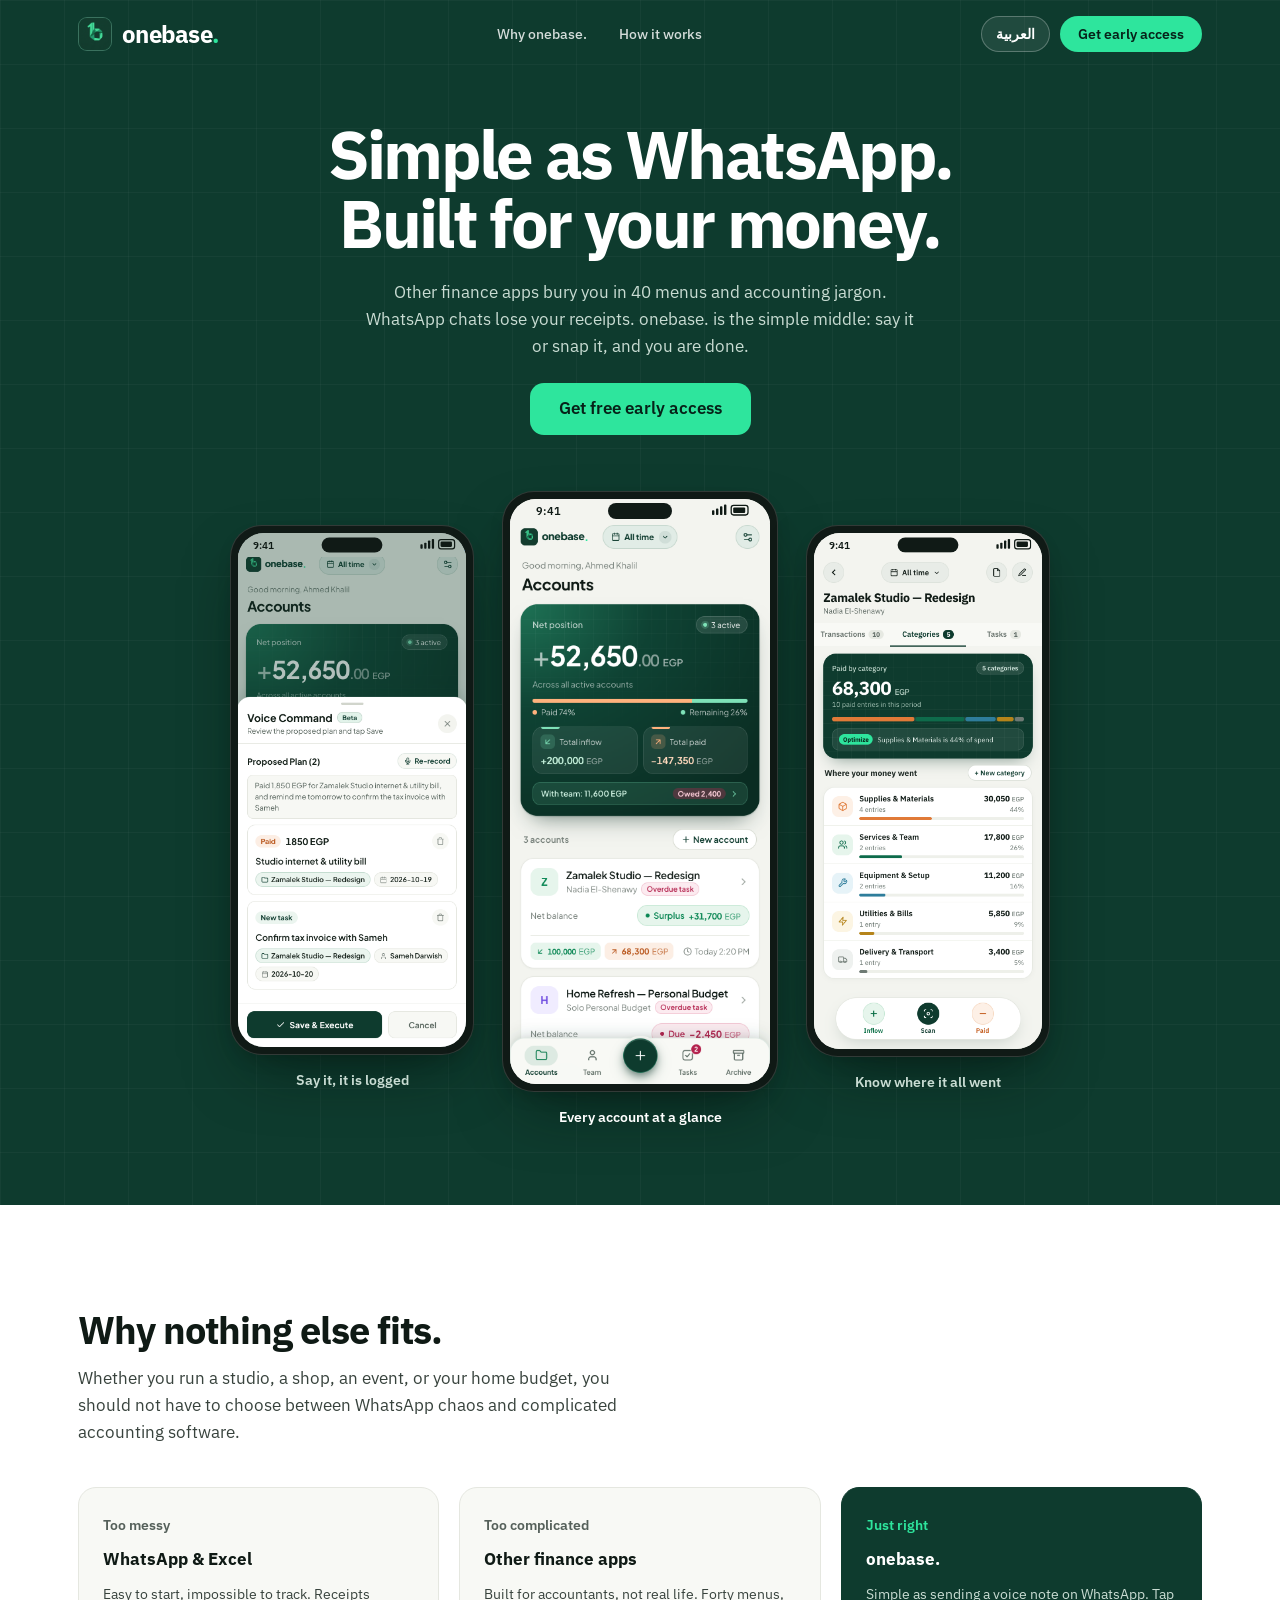
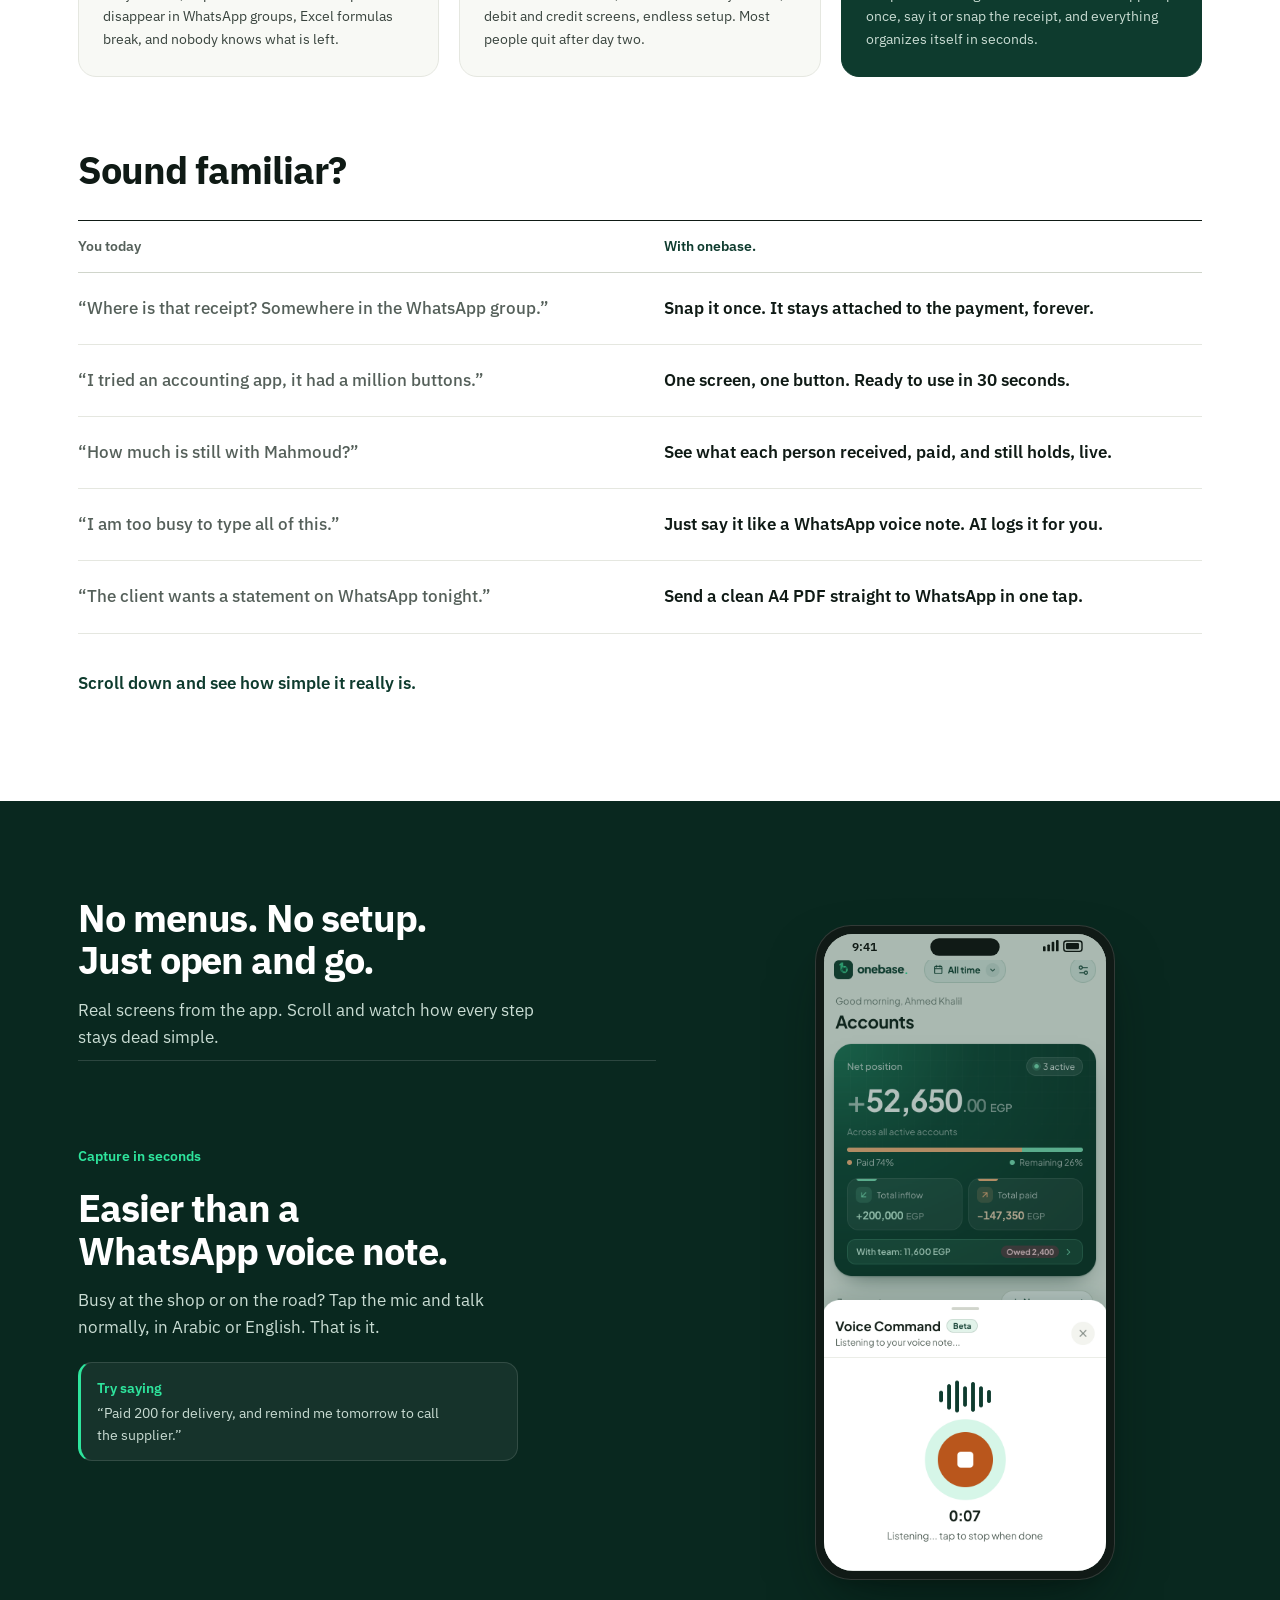
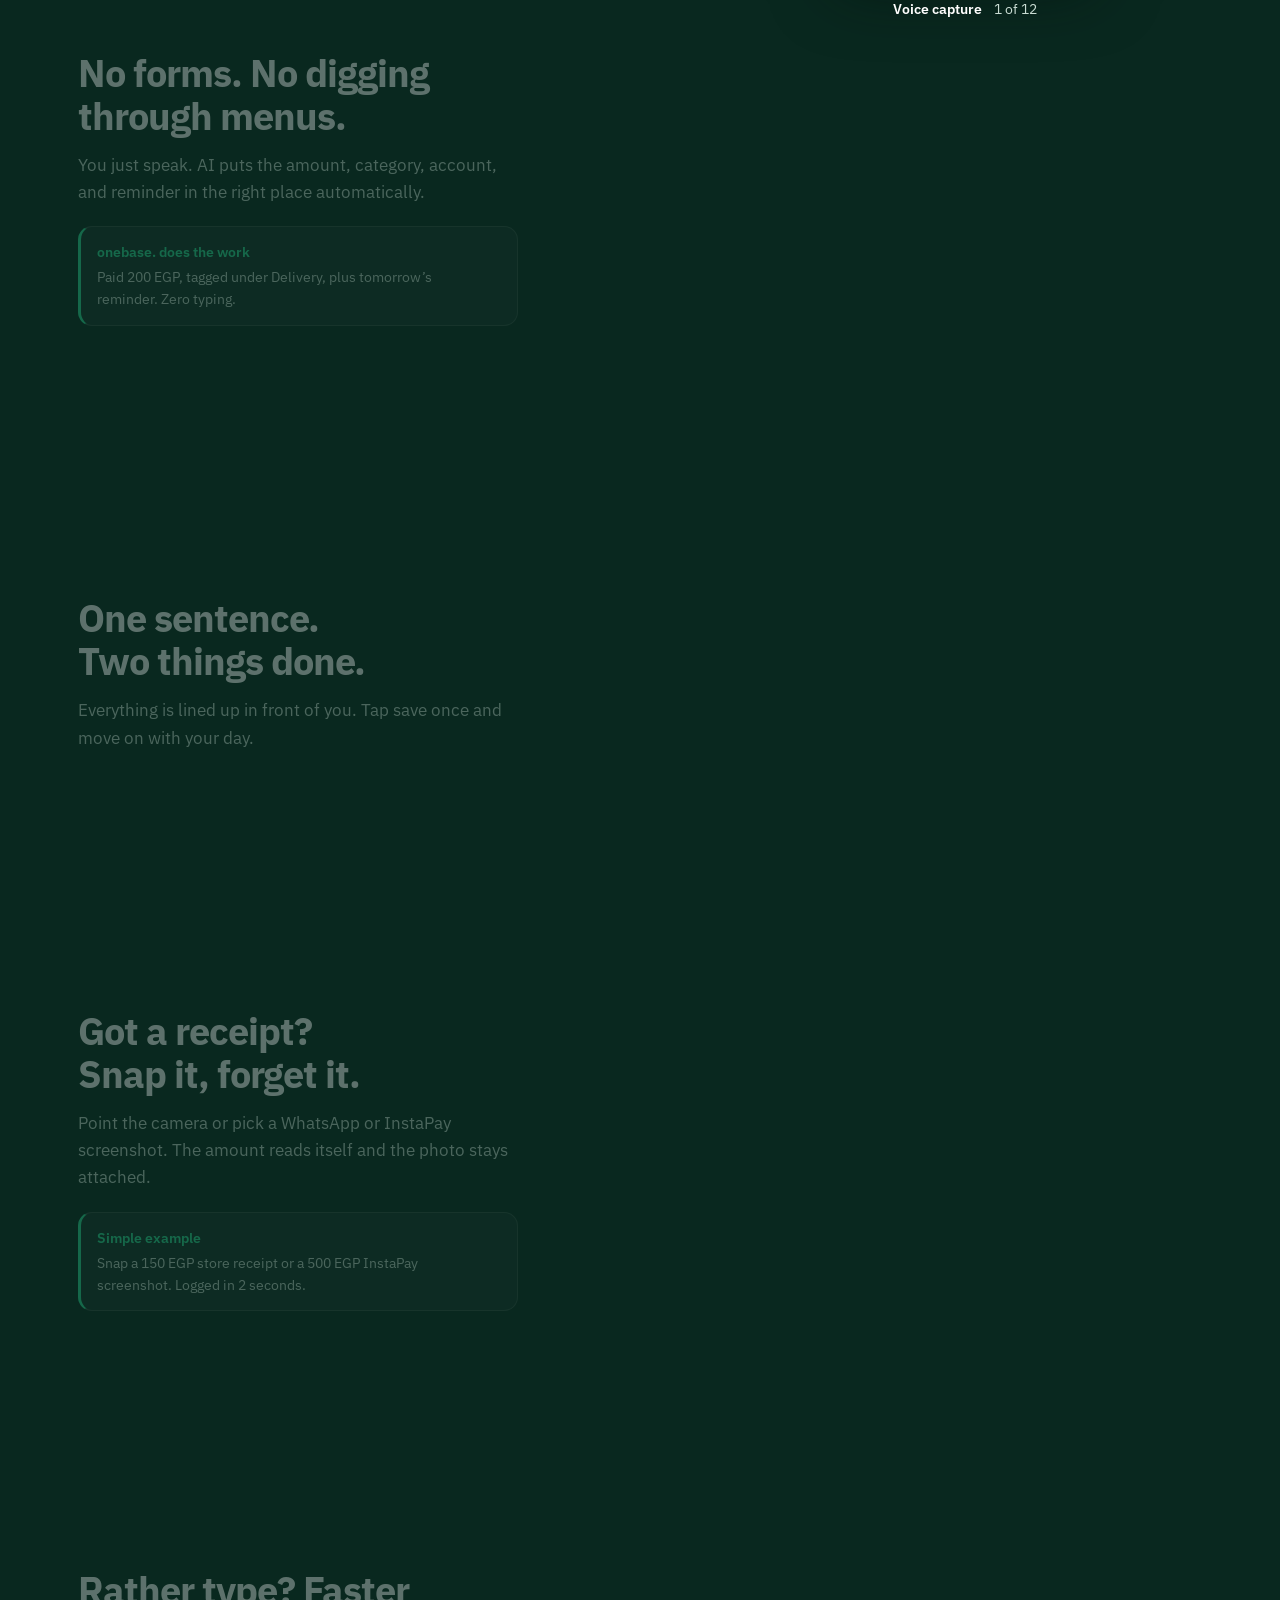
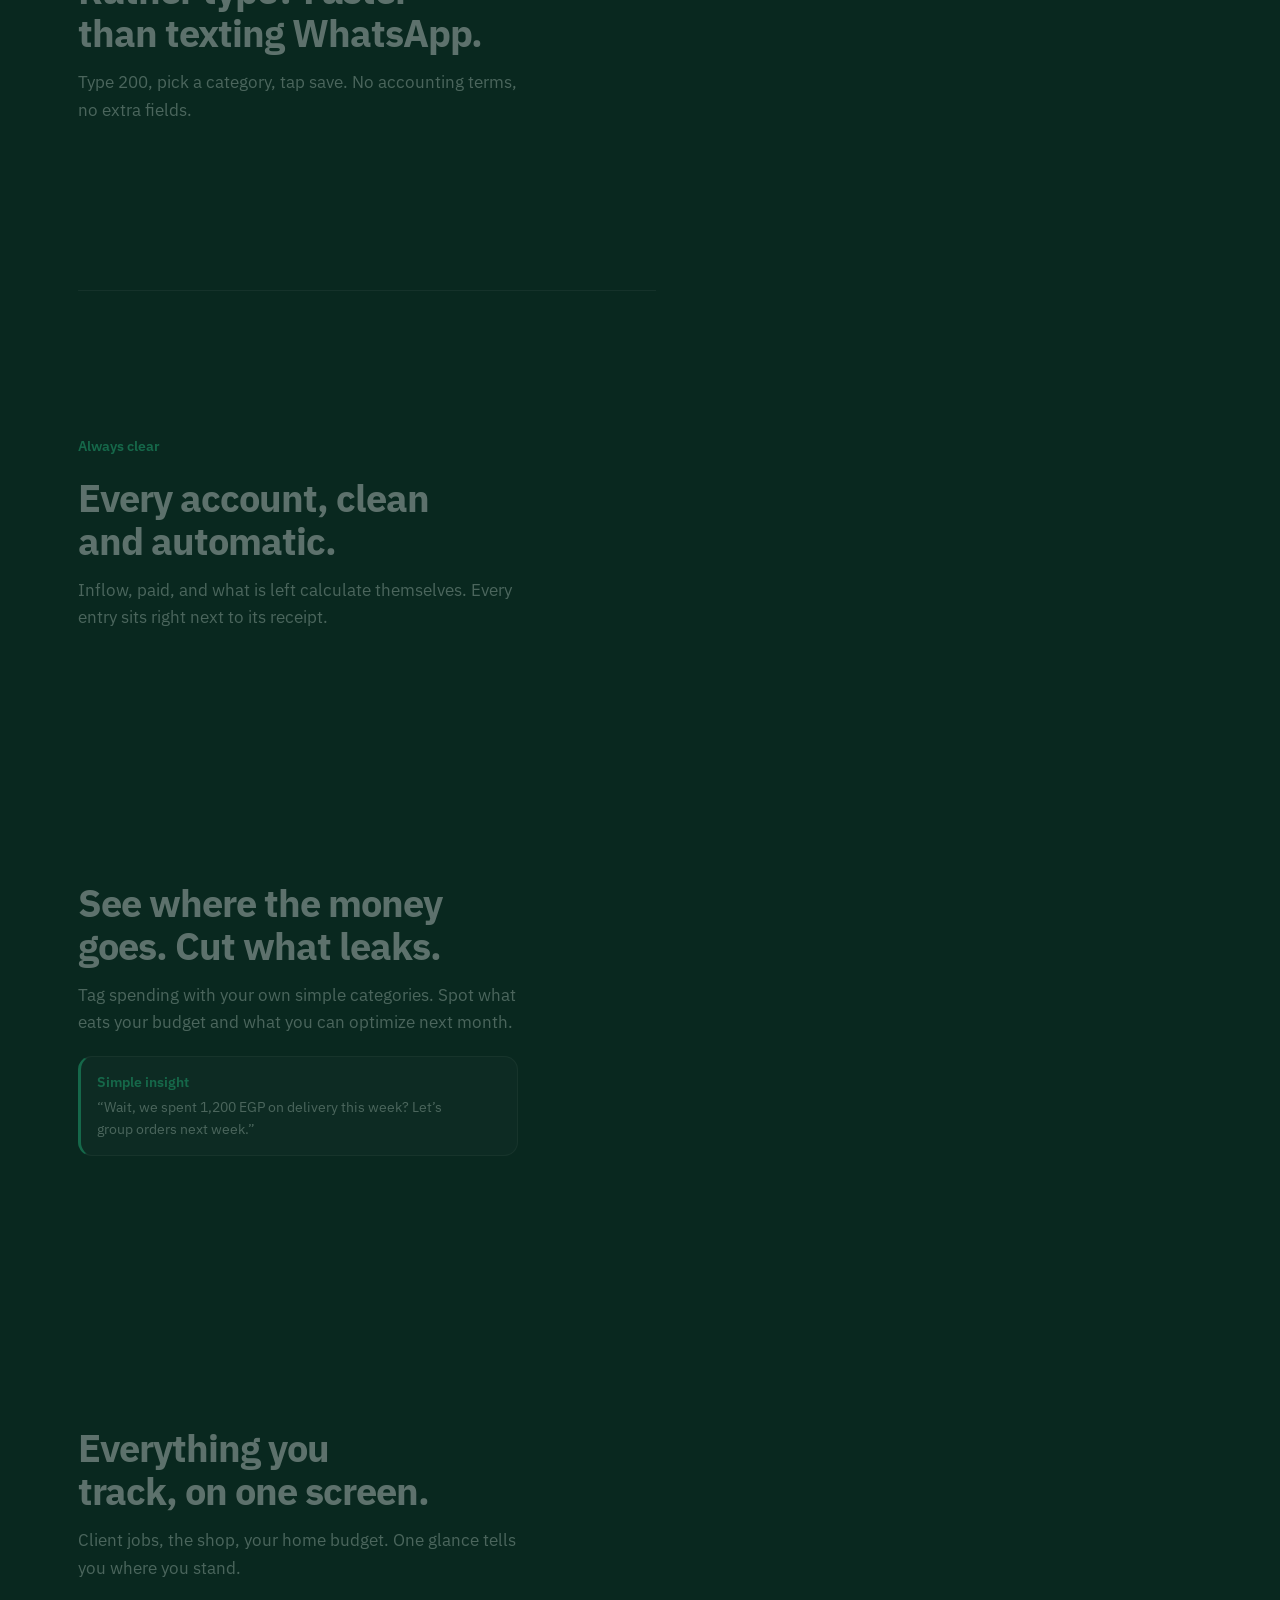
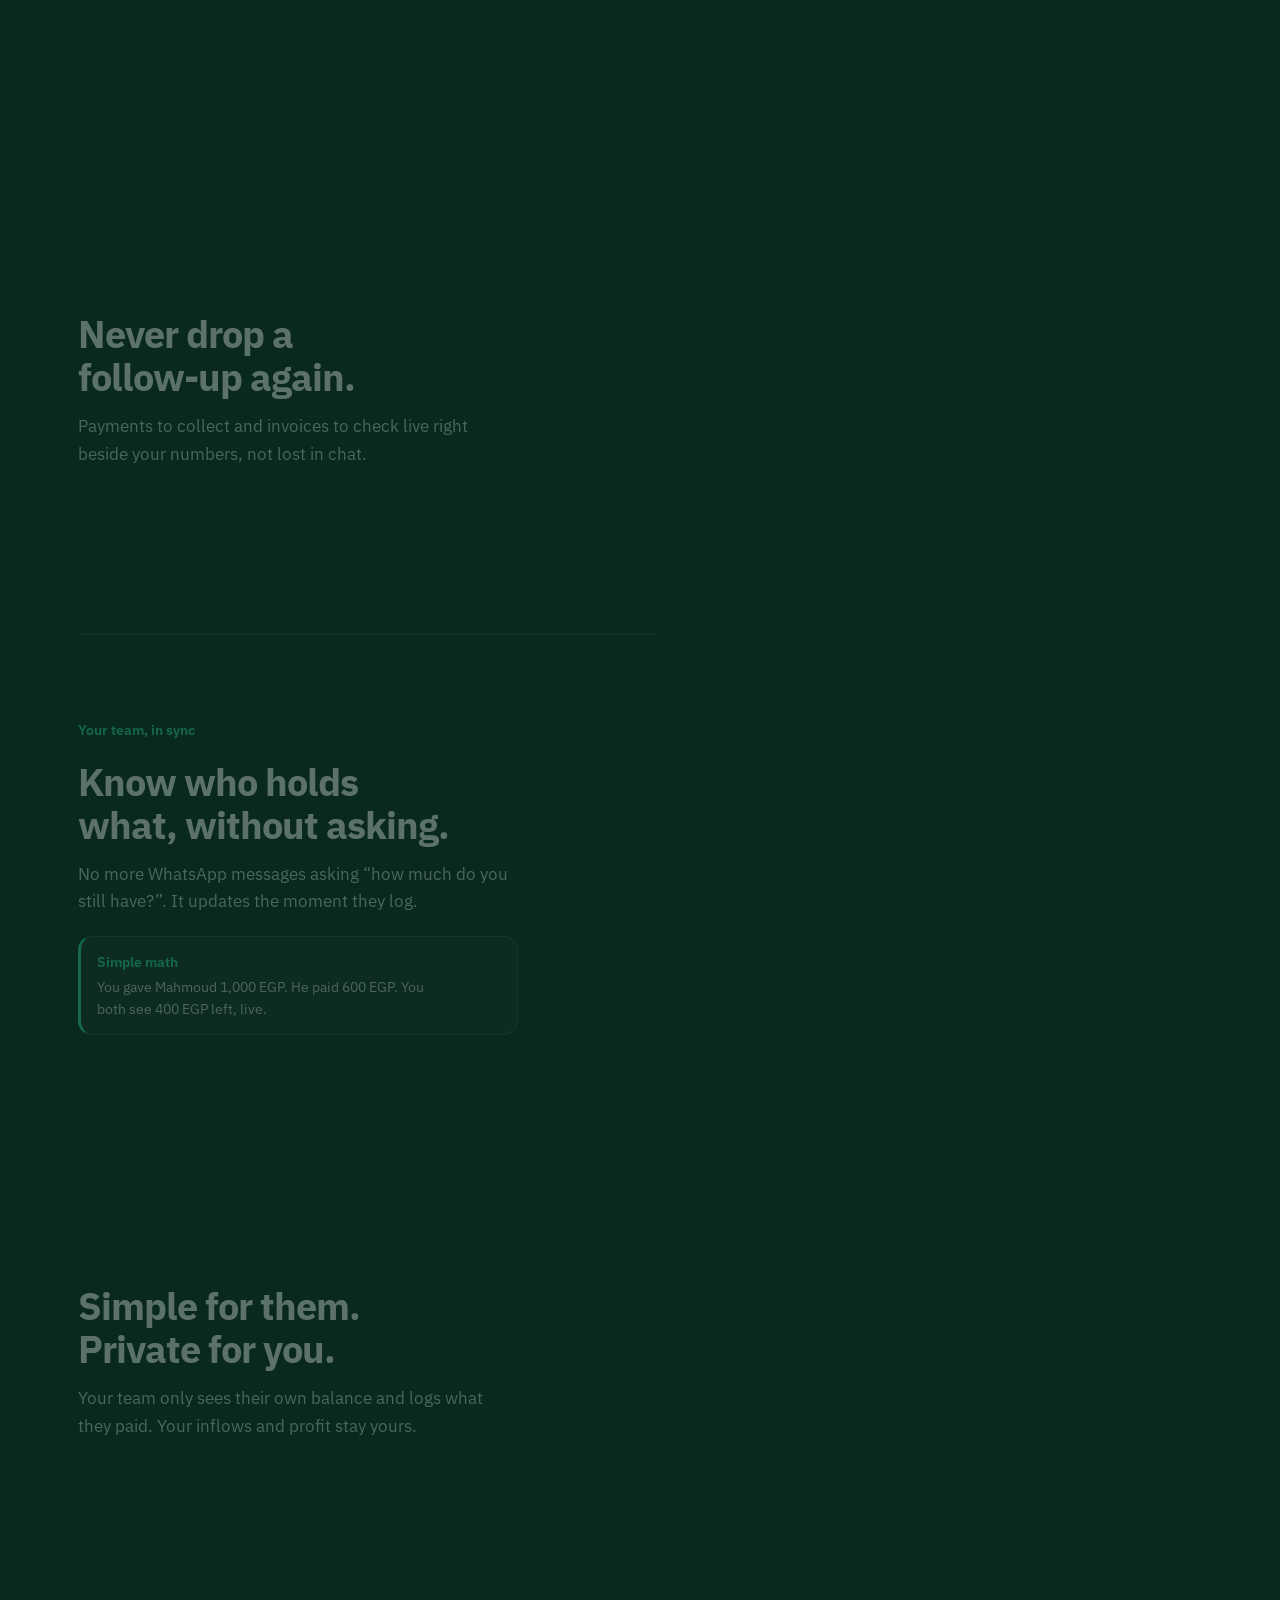
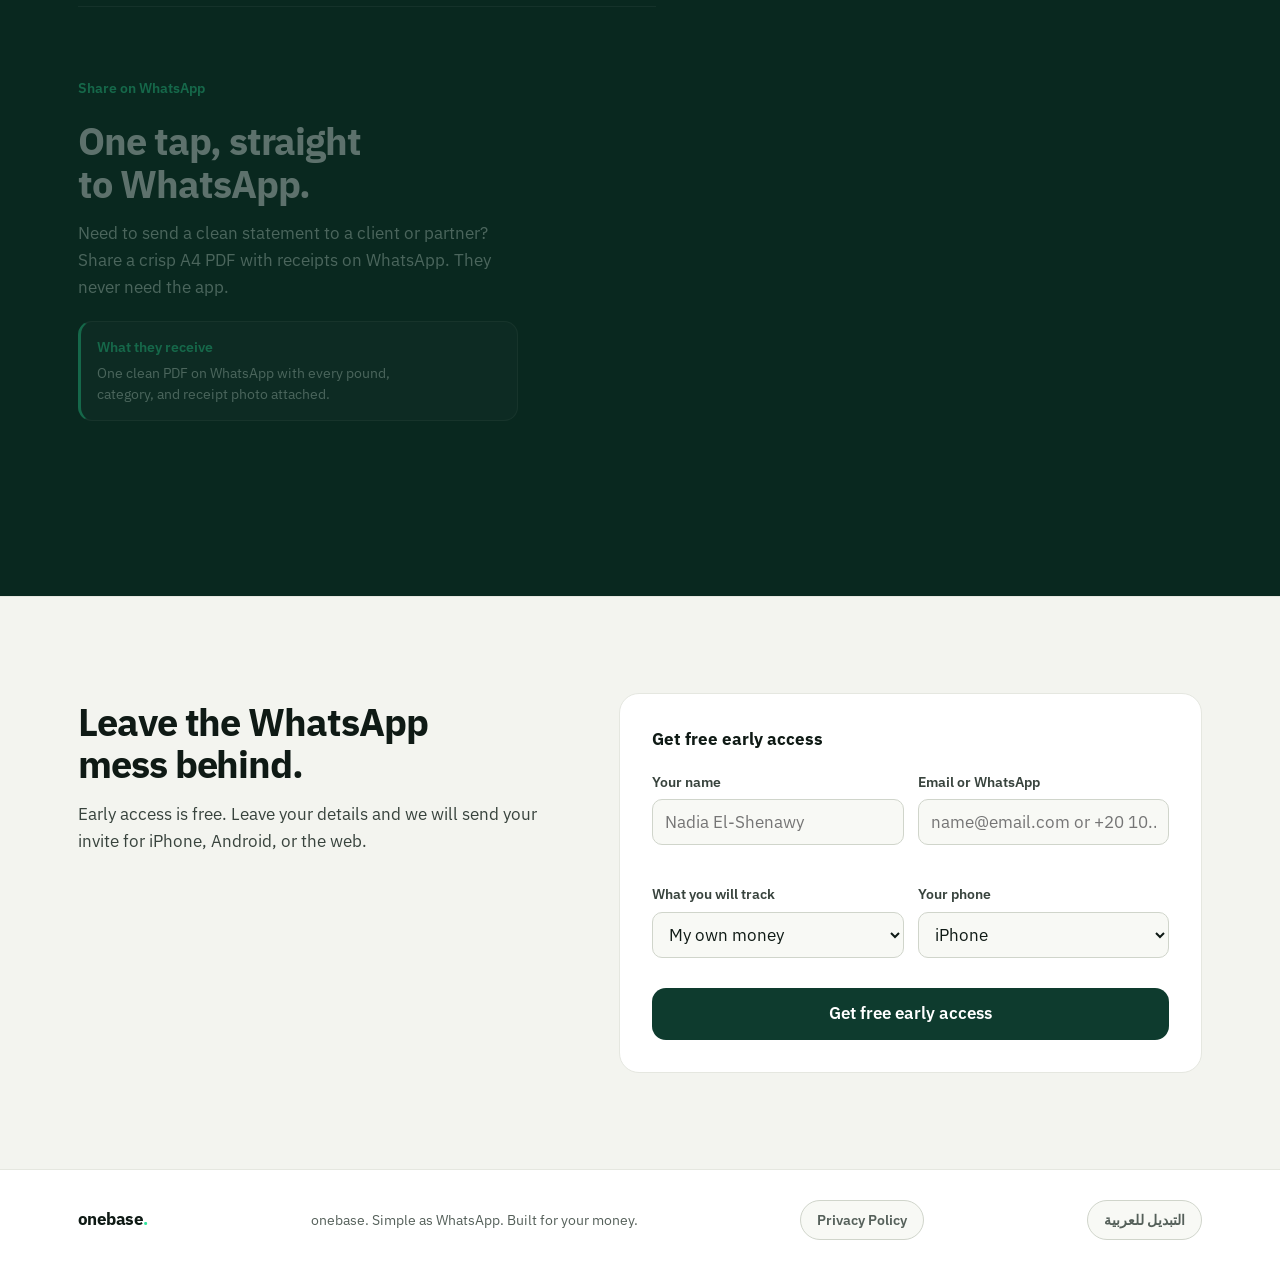
<file: v7/index.html>
<!doctype html>
<html lang="en" dir="ltr">
  <head>
    <meta charset="utf-8" />
    <meta name="viewport" content="width=device-width, initial-scale=1" />
    <title>onebase. Simple as WhatsApp. Built for your money.</title>
    <meta
      name="description"
      content="Other finance apps bury you in 40 menus. WhatsApp chats lose your receipts. onebase. is the simple middle: say it or snap it, and you are done."
    />
    <meta property="og:title" content="onebase. Simple as WhatsApp. Built for your money." />
    <meta property="og:image" content="../assets/branding/app_icon.png" />
    <meta name="theme-color" content="#0E3B2E" />
    <link rel="icon" type="image/png" href="../assets/branding/app_icon.png" />
    <link rel="preconnect" href="https://fonts.googleapis.com" />
    <link rel="preconnect" href="https://fonts.gstatic.com" crossorigin />
    <link
      rel="stylesheet"
      href="https://fonts.googleapis.com/css2?family=IBM+Plex+Sans:wght@400;500;600;700&family=IBM+Plex+Sans+Arabic:wght@400;500;600;700&display=swap"
    />
    <link rel="stylesheet" href="./styles.css" />
    <style>:focus-visible { outline: 2.5px solid #2EE59D; outline-offset: 2px; }</style>
    <script src="../site-config.js"></script>
  </head>
  <body>
    <a class="skip-link" href="#main-content">Skip to content</a>

    <header class="site-header" id="site-header">
      <div class="container header-inner">
        <a class="brand-lockup" href="#top" aria-label="onebase. home">
          <span class="brand-badge"><img src="../assets/branding/app_icon.png" alt="" width="34" height="34" /></span>
          <span class="brand-wordmark">onebase<span class="dot">.</span></span>
        </a>
        <nav class="nav-links" aria-label="Primary navigation">
          <a class="nav-link" href="#problem" data-i18n="nav.problem">Why onebase.</a>
          <a class="nav-link" href="#story" data-i18n="nav.story">How it works</a>
        </nav>
        <div class="header-actions">
          <button type="button" class="lang-btn" id="btn-lang" aria-label="Switch language to Arabic">العربية</button>
          <a class="header-cta" href="#early-access" data-i18n="nav.cta">Get early access</a>
        </div>
      </div>
    </header>

    <main id="main-content">
      <!-- Hero: green, simplicity + WhatsApp promise, three real screens -->
      <section class="hero" id="top">
        <div class="container hero-head">
          <h1 class="hero-title" data-i18n="hero.headline">Simple as WhatsApp. Built for your money.</h1>
          <p class="hero-sub" data-i18n="hero.subhead">
            Other finance apps bury you in 40 menus and accounting jargon. WhatsApp chats lose your receipts. onebase. is the simple middle: say it or snap it, and you are done.
          </p>
          <a class="btn btn--mint" href="#early-access" data-i18n="hero.cta">Get free early access</a>
        </div>
        <div class="container">
          <div class="hero-triad" id="hero-triad"></div>
        </div>
      </section>

      <!-- Problem + Simplicity contrast: WhatsApp/Excel vs Complex Apps vs onebase. -->
      <section class="problem" id="problem">
        <div class="container">
          <div class="problem-head">
            <h2 class="section-title" data-i18n="problem.compareHeading">Why nothing else fits.</h2>
            <p class="body-muted" data-i18n="problem.compareLead">Whether you run a studio, a shop, an event, or your home budget, you shouldn't have to choose between WhatsApp chaos and complicated accounting software.</p>
          </div>
          <div class="compare-grid" id="compare-grid"></div>

          <div class="pain-block">
            <h3 class="pain-heading" data-i18n="problem.heading">Sound familiar?</h3>
            <div class="pain-table">
              <div class="pain-labels" aria-hidden="true">
                <span data-i18n="problem.todayLabel">You today</span>
                <span data-i18n="problem.fixLabel">With onebase.</span>
              </div>
              <ul class="pain-list" id="pain-list"></ul>
            </div>
            <p class="problem-bridge" data-i18n="problem.bridge">Scroll down and see how simple it really is.</p>
          </div>
        </div>
      </section>

      <!-- Story: instant-sync sticky phone, simple examples, every capability -->
      <section class="story" id="story">
        <div class="container story-grid">
          <div class="story-copy">
            <header class="story-head">
              <h2 class="section-title section-title--light" data-i18n="story.heading">No menus. No setup. Just open and go.</h2>
              <p class="story-lead" data-i18n="story.lead">Real screens from the app. Scroll and watch how every step stays dead simple.</p>
            </header>
            <div id="story-acts"></div>
          </div>
          <div class="story-stage-col">
            <div class="story-stage">
              <button type="button" class="phone-frame story-frame" id="story-frame" aria-label="Open full screen">
                <span class="phone-screen">
                  <span class="phone-status-bar" aria-hidden="true" data-status></span>
                  <span class="story-stack" id="story-stack"></span>
                </span>
              </button>
              <p class="story-caption" id="story-caption" aria-live="polite"></p>
            </div>
          </div>
        </div>
      </section>

      <!-- Close -->
      <section class="cta" id="early-access">
        <div class="container cta-grid">
          <div class="cta-copy">
            <h2 class="section-title" data-i18n="cta.heading">Leave the WhatsApp mess behind.</h2>
            <p class="body-muted" data-i18n="cta.lead">Early access is free. Leave your details and we will send your invite for iPhone, Android, or the web.</p>
          </div>
          <div class="form-panel">
            <h3 class="form-title" data-i18n="cta.formHeading">Get free early access</h3>
            <form id="beta-form" novalidate>
              <div class="form-grid">
                <div class="field">
                  <label for="f-name" data-i18n="cta.labelName">Your name</label>
                  <input id="f-name" type="text" autocomplete="name" data-i18n-placeholder="cta.phName" placeholder="Nadia El-Shenawy" />
                  <span class="field-error" id="err-name" role="alert"></span>
                </div>
                <div class="field">
                  <label for="f-contact" data-i18n="cta.labelContact">Email or WhatsApp</label>
                  <input id="f-contact" type="text" data-i18n-placeholder="cta.phContact" placeholder="name@email.com or +20 10..." />
                  <span class="field-error" id="err-contact" role="alert"></span>
                </div>
                <div class="field">
                  <label for="f-use" data-i18n="cta.labelUse">What you will track</label>
                  <select id="f-use"></select>
                </div>
                <div class="field">
                  <label for="f-platform" data-i18n="cta.labelPlatform">Your phone</label>
                  <select id="f-platform"></select>
                </div>
              </div>
              <span class="field-error" id="err-submit" role="alert"></span>
              <button type="submit" class="btn btn--brand btn--full" id="btn-submit" data-i18n="cta.submit">Get free early access</button>
            </form>
            <div class="form-success" id="form-success" hidden aria-live="polite">
              <strong id="success-title"></strong>
              <p id="success-body"></p>
              <button type="button" class="btn btn--outline" id="btn-reset"></button>
            </div>
          </div>
        </div>
      </section>
    </main>

    <footer class="site-footer">
      <div class="container footer-row">
        <span class="brand-wordmark footer-mark">onebase<span class="dot">.</span></span>
        <span class="footer-copy" data-i18n="footer.copy">onebase. Simple as WhatsApp. Built for your money.</span>
        <a class="footer-lang" href="../privacy/" style="text-decoration:none;">Privacy Policy</a>
        <button type="button" class="footer-lang" id="btn-lang-footer" data-i18n="footer.switchLang">التبديل للعربية</button>
      </div>
    </footer>

    <div class="lightbox" id="lightbox" role="dialog" aria-modal="true" aria-labelledby="lightbox-title" hidden>
      <div class="lightbox-dialog">
        <div class="lightbox-bar">
          <strong id="lightbox-title"></strong>
          <div class="lightbox-controls">
            <button type="button" class="lightbox-btn" id="lb-prev" data-i18n-aria="lightbox.prev" aria-label="Previous screen">
              <svg width="18" height="18" viewBox="0 0 24 24" fill="none" stroke="currentColor" stroke-width="2.2" aria-hidden="true"><polyline points="15 18 9 12 15 6" /></svg>
            </button>
            <button type="button" class="lightbox-btn" id="lb-next" data-i18n-aria="lightbox.next" aria-label="Next screen">
              <svg width="18" height="18" viewBox="0 0 24 24" fill="none" stroke="currentColor" stroke-width="2.2" aria-hidden="true"><polyline points="9 18 15 12 9 6" /></svg>
            </button>
            <button type="button" class="lightbox-btn" id="lb-close" data-i18n-aria="lightbox.close" aria-label="Close">
              <svg width="18" height="18" viewBox="0 0 24 24" fill="none" stroke="currentColor" stroke-width="2.2" aria-hidden="true"><line x1="18" y1="6" x2="6" y2="18" /><line x1="6" y1="6" x2="18" y2="18" /></svg>
            </button>
          </div>
        </div>
        <div class="lightbox-img-wrap"><img id="lightbox-img" src="../assets/screenshots/en/01-owner-home.png" alt="" /></div>
      </div>
    </div>

    <script type="module" src="./app.js"></script>
  </body>
</html>
</file>
<file: styles.css>
/* ==========================================================================
   onebase. v7
   Simplicity + WhatsApp hero -> 3-way contrast + pain/fix -> Instant-sync
   sticky-phone story -> Warm-Stone early access.
   Two families (IBM Plex Sans / Arabic), three body sizes below the hero.
   ========================================================================== */

:root {
  --white: #FFFFFF;
  --canvas: #F3F4EF;
  --surface-subtle: #F8F9F5;
  --line: #E5E7E0;
  --line-strong: #D0D5CB;

  --ink: #0F1A15;
  --ink-2: #38433D;
  --muted: #55605A;

  --brand: #0E3B2E;
  --brand-mid: #14563F;
  --brand-deep: #09281F;
  --mint: #2EE59D;
  --mint-hover: #52EEA9;
  --mint-ink: #072219;
  --on-brand: #FFFFFF;
  --on-brand-muted: #C9DCD3;
  --brand-rule: rgba(255, 255, 255, 0.14);

  --inflow-ink: #076D43;
  --inflow-bg: #E6F5EC;
  --due: #B4234E;

  --font-en: "IBM Plex Sans", -apple-system, BlinkMacSystemFont, "Segoe UI", sans-serif;
  --font-ar: "IBM Plex Sans Arabic", "IBM Plex Sans", -apple-system, BlinkMacSystemFont, sans-serif;

  --text-heading: clamp(1.9rem, 3vw, 2.6rem);
  --text-body: 1.0625rem;
  --text-sm: 0.875rem;

  --ease: cubic-bezier(0.22, 1, 0.36, 1);
  --header-h: 68px;
}

*, *::before, *::after { box-sizing: border-box; }
[hidden] { display: none !important; }

html {
  scroll-behavior: smooth;
  background: var(--brand);
  -webkit-font-smoothing: antialiased;
  text-rendering: optimizeLegibility;
}

body {
  margin: 0;
  background: var(--white);
  color: var(--ink);
  font-family: var(--font-en);
  font-size: var(--text-body);
  line-height: 1.6;
  overflow-x: clip;
  font-variant-numeric: tabular-nums lining-nums;
}

[dir="rtl"] body { font-family: var(--font-ar); line-height: 1.72; }

h1, h2, h3, h4 { margin: 0; font-weight: 700; text-wrap: balance; }
p { margin: 0; }
img { display: block; max-width: 100%; height: auto; }
button, input, select { font: inherit; color: inherit; }
a { color: inherit; text-decoration: none; }
:focus-visible { outline: 2.5px solid var(--mint); outline-offset: 2px; }
section[id] { scroll-margin-top: var(--header-h); }

.container { width: min(1180px, 100%); margin-inline: auto; padding-inline: 28px; }

.skip-link {
  position: absolute; inset-block-start: -52px; inset-inline-start: 16px; z-index: 200;
  padding: 10px 16px; border-radius: 10px; background: var(--mint); color: var(--mint-ink);
  font-size: var(--text-sm); font-weight: 600; transition: inset-block-start 160ms var(--ease);
}
.skip-link:focus { inset-block-start: 12px; }

.brand-wordmark {
  direction: ltr; unicode-bidi: isolate; font-family: var(--font-en);
  font-weight: 700; letter-spacing: -0.03em; line-height: 1; display: inline-flex; align-items: baseline;
}
.brand-wordmark .dot { color: var(--mint); }

/* ---------------------------------------------------------------- Header */
.site-header {
  position: fixed; inset-block-start: 0; inset-inline: 0; z-index: 80;
  background: transparent; border-block-end: 1px solid transparent;
  transition: background-color 200ms var(--ease), border-color 200ms var(--ease);
}
.site-header--scrolled {
  background: var(--white);
  border-block-end-color: var(--line);
}
.header-inner { display: flex; align-items: center; justify-content: space-between; gap: 20px; min-height: var(--header-h); }
.brand-lockup { display: inline-flex; align-items: center; gap: 10px; direction: ltr; flex-shrink: 0; }
.brand-badge {
  width: 34px; height: 34px; border-radius: 9px; overflow: hidden; background: var(--brand-mid);
  border: 1px solid rgba(255, 255, 255, 0.16); display: inline-flex;
  transition: border-color 200ms var(--ease);
}
.site-header--scrolled .brand-badge { background: var(--brand); border-color: transparent; }
.brand-badge img { width: 34px; height: 34px; object-fit: cover; transform: scale(1.36); }
.site-header .brand-wordmark { font-size: 1.5rem; color: var(--on-brand); transition: color 200ms var(--ease); }
.site-header--scrolled .brand-wordmark { color: var(--ink); }

.nav-links { display: flex; gap: 32px; }
.nav-link { font-size: var(--text-sm); font-weight: 500; color: rgba(255, 255, 255, 0.82); transition: color 160ms var(--ease); }
.nav-link:hover { color: var(--on-brand); }
.site-header--scrolled .nav-link { color: var(--muted); }
.site-header--scrolled .nav-link:hover { color: var(--ink); }

.header-actions { display: flex; align-items: center; gap: 10px; }
.lang-btn {
  min-height: 36px; padding-inline: 14px; border-radius: 999px;
  border: 1px solid rgba(255, 255, 255, 0.26); background: rgba(255, 255, 255, 0.08);
  color: var(--on-brand); font-size: var(--text-sm); font-weight: 600; cursor: pointer;
  transition: background-color 160ms var(--ease), border-color 160ms var(--ease), color 160ms var(--ease);
}
.lang-btn:hover { background: rgba(255, 255, 255, 0.16); border-color: rgba(255, 255, 255, 0.44); }
.site-header--scrolled .lang-btn {
  border-color: var(--line-strong); background: var(--surface-subtle); color: var(--ink);
}
.site-header--scrolled .lang-btn:hover { border-color: var(--brand); background: var(--white); }

.header-cta {
  display: inline-flex; align-items: center; min-height: 36px; padding-inline: 18px; border-radius: 999px;
  background: var(--mint); color: var(--mint-ink); font-size: var(--text-sm); font-weight: 600;
  transition: background-color 160ms var(--ease), color 160ms var(--ease);
}
.header-cta:hover { background: var(--mint-hover); }
.site-header--scrolled .header-cta { background: var(--brand); color: var(--on-brand); }
.site-header--scrolled .header-cta:hover { background: var(--brand-mid); }

/* ---------------------------------------------------------------- Buttons */
.btn {
  display: inline-flex; align-items: center; justify-content: center; gap: 10px; min-height: 52px; padding-inline: 24px;
  border-radius: 14px; border: 1.5px solid transparent; font-size: var(--text-body); font-weight: 600; cursor: pointer;
  transition: background-color 160ms var(--ease), border-color 160ms var(--ease), transform 140ms var(--ease);
}
.btn:active { transform: scale(0.985); }
.btn:disabled { opacity: 0.55; cursor: not-allowed; }
.btn--mint { background: var(--mint); color: var(--mint-ink); }
.btn--mint:hover { background: var(--mint-hover); }
.btn--ghost-light {
  background: rgba(255, 255, 255, 0.08);
  border-color: rgba(255, 255, 255, 0.28);
  color: var(--on-brand);
}
.btn--ghost-light:hover {
  background: rgba(255, 255, 255, 0.16);
  border-color: rgba(255, 255, 255, 0.48);
}
.hero-actions {
  display: flex;
  flex-wrap: wrap;
  align-items: center;
  justify-content: center;
  gap: 12px;
}
.btn--brand { background: var(--brand); color: var(--on-brand); }
.btn--brand:hover { background: var(--brand-mid); }
.btn--outline { background: var(--white); border-color: var(--line-strong); color: var(--ink); }
.btn--outline:hover { border-color: var(--brand); }
.btn--full { width: 100%; }

/* ---------------------------------------------------------------- Phone frame */
.phone-frame {
  appearance: none; display: block; width: 100%; padding: 8px; border-radius: 36px;
  border: 1px solid rgba(255, 255, 255, 0.14); background: #101A16; cursor: zoom-in; text-align: start;
  box-shadow: 0 28px 64px -22px rgba(4, 16, 12, 0.62), 0 8px 20px -10px rgba(4, 16, 12, 0.35);
  transition: transform 220ms var(--ease), box-shadow 220ms var(--ease);
}
.phone-frame:hover { transform: translateY(-4px); }
.phone-screen { display: block; position: relative; overflow: hidden; border-radius: 29px; background: var(--canvas); }
.phone-status-bar {
  display: block; position: relative; z-index: 2; height: 26px;
  direction: ltr; unicode-bidi: isolate;
  background: var(--canvas); color: var(--ink);
  transition: background-color 160ms var(--ease), color 160ms var(--ease);
}
.status-svg { display: block; width: 100%; height: 100%; }
.phone-screen > img { width: 100%; height: auto; margin-block-start: -2px; }
.phone-frame[data-top="sheet"] .phone-screen > img,
.story-frame[data-top="sheet"] .story-stack img.is-sheet { transform: scale(1.012); }
.phone-frame[data-top="sheet"] .phone-screen > img { margin-block-start: -4px; }
.story-stack img.is-sheet { top: -4px; }

.phone-frame[data-top="sheet"] .phone-status-bar,
.phone-frame[data-top="sheet"] .phone-screen { background: #AAB9B1; }
.phone-frame[data-top="dark"] .phone-status-bar,
.phone-frame[data-top="dark"] .phone-screen { background: #1C6B50; }
.phone-frame[data-top="dark"] .phone-status-bar { color: var(--on-brand); }
.phone-frame[data-top="manual"] .phone-status-bar,
.phone-frame[data-top="manual"] .phone-screen { background: #898F8A; }

/* ---------------------------------------------------------------- Hero */
.hero {
  background-color: var(--brand);
  background-image:
    linear-gradient(to right, rgba(255, 255, 255, 0.032) 1px, transparent 1px),
    linear-gradient(to bottom, rgba(255, 255, 255, 0.032) 1px, transparent 1px);
  background-size: 64px 64px;
  color: var(--on-brand);
  padding-block: calc(var(--header-h) + 52px) 76px;
}
.hero-head { display: flex; flex-direction: column; align-items: center; text-align: center; gap: 22px; }
.hero-title {
  font-size: clamp(2.6rem, 5.2vw, 4.35rem); line-height: 1.03; letter-spacing: -0.04em;
  color: var(--on-brand); max-width: 17ch;
}
[dir="rtl"] .hero-title { font-size: clamp(2.3rem, 4.4vw, 3.8rem); line-height: 1.22; letter-spacing: 0; max-width: 18ch; }
.hero-sub { font-size: var(--text-body); color: var(--on-brand-muted); max-width: 56ch; }

.hero-triad {
  margin-block-start: 56px;
  display: flex;
  justify-content: center;
  align-items: flex-start;
  gap: 28px;
}
.triad-item {
  margin: 0;
  display: flex;
  flex-direction: column;
  align-items: center;
  gap: 14px;
  width: clamp(190px, 21vw, 244px);
  margin-block-start: 34px;
  flex-shrink: 0;
}
.triad-item--center {
  width: clamp(214px, 24vw, 276px);
  margin-block-start: 0;
}
.triad-item .phone-frame { padding: 7px; border-radius: 32px; }
.triad-item .phone-screen { border-radius: 26px; }
.triad-item .phone-status-bar { height: 24px; }
.triad-item figcaption {
  font-size: var(--text-sm);
  font-weight: 600;
  color: var(--on-brand-muted);
  text-align: center;
}
.triad-item--center figcaption { color: var(--on-brand); }

/* ---------------------------------------------------------------- Problem + Compare */
.problem {
  background: var(--white);
  color: var(--ink);
  padding-block: 104px;
}
.problem-head {
  display: flex;
  flex-direction: column;
  gap: 14px;
  max-width: 720px;
  margin-block-end: 40px;
}
.section-title { font-size: var(--text-heading); line-height: 1.1; letter-spacing: -0.028em; color: var(--ink); max-width: 20ch; }
[dir="rtl"] .section-title { line-height: 1.3; letter-spacing: 0; }
.section-title--light { color: var(--on-brand); }
.body-muted { color: var(--ink-2); max-width: 58ch; }

.compare-grid {
  display: grid;
  grid-template-columns: repeat(3, minmax(0, 1fr));
  gap: 20px;
  margin-block-end: 72px;
}
.compare-card {
  display: flex;
  flex-direction: column;
  gap: 10px;
  padding: 26px 24px;
  border-radius: 18px;
  background: var(--surface-subtle);
  border: 1px solid var(--line);
}
.compare-card--featured {
  background: var(--brand);
  border-color: var(--brand);
  color: var(--on-brand);
}
.compare-tag {
  font-size: var(--text-sm);
  font-weight: 600;
  color: var(--muted);
}
.compare-card--featured .compare-tag { color: var(--mint); }
.compare-title {
  font-size: var(--text-body);
  font-weight: 700;
  color: var(--ink);
}
.compare-card--featured .compare-title {
  color: var(--on-brand);
  direction: ltr;
  unicode-bidi: isolate;
  align-self: flex-start;
}
.compare-body {
  font-size: var(--text-sm);
  color: var(--ink-2);
  line-height: 1.6;
}
.compare-card--featured .compare-body { color: var(--on-brand-muted); }

.pain-block { display: flex; flex-direction: column; }
.pain-heading {
  font-size: var(--text-heading);
  line-height: 1.12;
  letter-spacing: -0.026em;
  color: var(--ink);
  margin-block-end: 28px;
}
[dir="rtl"] .pain-heading { line-height: 1.3; letter-spacing: 0; }

.pain-table {
  border-block-start: 1.5px solid var(--ink);
}
.pain-labels {
  display: grid;
  grid-template-columns: minmax(0, 1fr) minmax(0, 1fr);
  gap: 48px;
  padding-block: 14px;
  border-block-end: 1px solid var(--line-strong);
  font-size: var(--text-sm);
  font-weight: 600;
  color: var(--muted);
}
.pain-labels span:last-child { color: var(--brand); }

.pain-list {
  list-style: none;
  margin: 0;
  padding: 0;
}
.pain-row {
  display: grid;
  grid-template-columns: minmax(0, 1fr) minmax(0, 1fr);
  gap: 48px;
  padding-block: 22px;
  border-block-end: 1px solid var(--line);
  align-items: baseline;
}
.pain-cell { min-width: 0; display: flex; flex-direction: column; gap: 4px; }
.pain-mobile-label { display: none; font-size: var(--text-sm); font-weight: 600; color: var(--muted); }
.pain-cell--after .pain-mobile-label { color: var(--brand); }
.pain-quote { color: var(--muted); font-weight: 500; }
.pain-fix { color: var(--ink); font-weight: 600; }

.problem-bridge {
  margin-block-start: 36px;
  font-weight: 600;
  color: var(--brand);
}

/* ---------------------------------------------------------------- Story */
.story { background: var(--brand-deep); color: var(--on-brand); padding-block: 56px 104px; }
.story-grid { display: grid; grid-template-columns: minmax(0, 1fr) minmax(0, 0.82fr); gap: 72px; }
.story-grid > * { min-width: 0; }
.story-head { display: flex; flex-direction: column; gap: 16px; padding-block: 40px 8px; }
.story-lead { color: var(--on-brand-muted); max-width: 46ch; }

.act-title { font-size: var(--text-sm); font-weight: 600; color: var(--mint); margin-block-end: 6px; }
.chapter {
  min-height: 54vh; display: flex; flex-direction: column; justify-content: center; gap: 14px;
  padding-block: 36px; opacity: 0.34; transition: opacity 160ms var(--ease);
}
.chapter--act-start { border-block-start: 1px solid var(--brand-rule); }
.chapter.is-active { opacity: 1; }
.chapter h4 { font-size: var(--text-heading); line-height: 1.12; letter-spacing: -0.026em; color: var(--on-brand); max-width: 18ch; }
[dir="rtl"] .chapter h4 { line-height: 1.32; letter-spacing: 0; }
.chapter p { color: var(--on-brand-muted); max-width: 44ch; }
.chapter-example {
  margin-block-start: 6px;
  padding: 14px 16px;
  border-radius: 14px;
  background: rgba(255, 255, 255, 0.055);
  border: 1px solid rgba(255, 255, 255, 0.12);
  border-inline-start: 3px solid var(--mint);
  max-width: 44ch;
  display: flex;
  flex-direction: column;
  gap: 4px;
}
.chapter-example-label {
  font-size: var(--text-sm);
  font-weight: 600;
  color: var(--mint);
}
.chapter-example-text {
  font-size: var(--text-sm);
  color: var(--on-brand);
  line-height: 1.55;
}
.chapter-phone { display: none; }

.story-stage-col { position: relative; }
.story-stage {
  position: sticky; top: var(--header-h); height: calc(100vh - var(--header-h));
  display: flex; flex-direction: column; align-items: center; justify-content: center; gap: 18px;
}
.story-frame { width: min(300px, calc((100vh - var(--header-h) - 120px) / 2.25)); }
.story-stack { display: block; position: relative; aspect-ratio: 786 / 1702; }
.story-stack img {
  position: absolute; inset-inline-start: 0; top: -2px; width: 100%; height: auto;
  opacity: 0; transition: opacity 150ms var(--ease);
}
.story-stack img.is-active { opacity: 1; }
.story-caption { display: flex; gap: 12px; font-size: var(--text-sm); color: var(--on-brand-muted); }
.story-caption strong { color: var(--on-brand); font-weight: 600; }

/* ---------------------------------------------------------------- Beta */
.cta { background: var(--canvas); padding-block: 96px; border-block-start: 1px solid var(--line); }
.cta-grid { display: grid; grid-template-columns: minmax(0, 0.9fr) minmax(0, 1.1fr); gap: 64px; align-items: start; }
.cta-grid > * { min-width: 0; }
.cta-copy { display: flex; flex-direction: column; gap: 16px; padding-block-start: 8px; }
.form-panel { background: var(--white); border: 1px solid var(--line); border-radius: 20px; padding: 32px; }
.form-title { font-size: var(--text-body); margin-block-end: 18px; }
.form-grid { display: grid; grid-template-columns: repeat(2, minmax(0, 1fr)); gap: 14px; margin-block-end: 12px; }
.form-grid > * { min-width: 0; }
.field { display: flex; flex-direction: column; gap: 6px; }
.field label { font-size: var(--text-sm); font-weight: 600; color: var(--ink-2); }
.field input, .field select {
  width: 100%; min-height: 46px; padding: 8px 12px; border-radius: 10px; border: 1.5px solid var(--line-strong);
  background: var(--surface-subtle); font-size: var(--text-body); color: var(--ink);
}
.field input:focus, .field select:focus { border-color: var(--brand); background: var(--white); }
.field input.is-error { border-color: var(--due); }
.field-error { display: block; min-height: 18px; font-size: var(--text-sm); font-weight: 600; color: var(--due); }
.form-success {
  display: flex; flex-direction: column; align-items: flex-start; gap: 12px; padding: 20px; border-radius: 14px;
  background: var(--inflow-bg); border: 1px solid #C3E7D2; color: var(--inflow-ink);
}

/* ---------------------------------------------------------------- Footer */
.site-footer { background: var(--white); border-block-start: 1px solid var(--line); padding-block: 30px; font-size: var(--text-sm); color: var(--muted); }
.footer-row { display: flex; flex-wrap: wrap; align-items: center; justify-content: space-between; gap: 16px; }
.footer-mark { font-size: var(--text-body); color: var(--ink); }
.footer-lang {
  padding: 8px 16px; border-radius: 999px; border: 1px solid var(--line-strong); background: var(--surface-subtle);
  font-size: var(--text-sm); font-weight: 600; cursor: pointer; transition: border-color 160ms var(--ease);
}
.footer-lang:hover { border-color: var(--brand); }

/* ---------------------------------------------------------------- Lightbox */
.lightbox { position: fixed; inset: 0; z-index: 120; display: flex; align-items: center; justify-content: center; padding: 20px; background: rgba(10, 24, 18, 0.9); }
.lightbox-dialog { width: min(440px, 100%); display: flex; flex-direction: column; gap: 12px; color: var(--on-brand); }
.lightbox-bar { display: flex; align-items: center; justify-content: space-between; gap: 12px; }
.lightbox-bar strong { font-size: var(--text-sm); font-weight: 600; }
.lightbox-controls { display: flex; gap: 8px; }
.lightbox-btn {
  width: 40px; height: 40px; border-radius: 999px; border: 1px solid rgba(255, 255, 255, 0.28);
  background: rgba(255, 255, 255, 0.08); color: var(--on-brand); display: inline-flex; align-items: center; justify-content: center;
  cursor: pointer; transition: background-color 160ms var(--ease);
}
.lightbox-btn:hover { background: rgba(255, 255, 255, 0.2); }
[dir="rtl"] #lb-prev svg, [dir="rtl"] #lb-next svg { transform: scaleX(-1); }
.lightbox-img-wrap { align-self: center; border-radius: 26px; overflow: hidden; border: 7px solid #101A16; background: var(--canvas); }
.lightbox-img-wrap img { max-height: 76vh; width: auto; }

/* ---------------------------------------------------------------- Responsive */
@media (max-width: 960px) {
  .compare-grid { grid-template-columns: 1fr; gap: 14px; margin-block-end: 56px; }
  .story-grid { grid-template-columns: 1fr; gap: 0; }
  .story-stage-col { display: none; }
  .chapter { min-height: 0; opacity: 1; padding-block: 36px; }
  .chapter-phone { display: block; width: min(280px, 76vw); margin: 12px auto 0; }
  .cta-grid { grid-template-columns: 1fr; gap: 36px; }
}

@media (max-width: 820px) {
  .nav-links { display: none; }
}

@media (max-width: 760px) {
  .hero-triad {
    justify-content: flex-start;
    overflow-x: auto;
    scroll-snap-type: x mandatory;
    gap: 16px;
    padding-inline: 16vw;
    margin-inline: -28px;
    padding-block-end: 6px;
    scrollbar-width: none;
  }
  .hero-triad::-webkit-scrollbar { display: none; }
  .triad-item,
  .triad-item--center {
    width: 68vw;
    margin-block-start: 0;
    scroll-snap-align: center;
  }

  .pain-labels { display: none; }
  .pain-row { grid-template-columns: 1fr; gap: 14px; padding-block: 20px; }
  .pain-mobile-label { display: block; }
}

@media (max-width: 640px) {
  .container { padding-inline: 18px; }
  .hero { padding-block: calc(var(--header-h) + 32px) 56px; }
  .hero-head .btn { width: 100%; }
  .hero-triad { margin-inline: -18px; margin-block-start: 40px; }
  .header-cta { display: none; }
  .problem, .cta { padding-block: 68px; }
  .form-grid { grid-template-columns: 1fr; }
  .form-panel { padding: 22px 18px; }
}

@media (prefers-reduced-motion: reduce) {
  html { scroll-behavior: auto; }
  *, *::before, *::after { transition-duration: 0.01ms !important; animation-duration: 0.01ms !important; }
}
</file>
<file: v7/styles.css>
/* ==========================================================================
   onebase. v7
   Simplicity + WhatsApp hero -> 3-way contrast + pain/fix -> Instant-sync
   sticky-phone story -> Warm-Stone early access.
   Two families (IBM Plex Sans / Arabic), three body sizes below the hero.
   ========================================================================== */

:root {
  --white: #FFFFFF;
  --canvas: #F3F4EF;
  --surface-subtle: #F8F9F5;
  --line: #E5E7E0;
  --line-strong: #D0D5CB;

  --ink: #0F1A15;
  --ink-2: #38433D;
  --muted: #55605A;

  --brand: #0E3B2E;
  --brand-mid: #14563F;
  --brand-deep: #09281F;
  --mint: #2EE59D;
  --mint-hover: #52EEA9;
  --mint-ink: #072219;
  --on-brand: #FFFFFF;
  --on-brand-muted: #C9DCD3;
  --brand-rule: rgba(255, 255, 255, 0.14);

  --inflow-ink: #076D43;
  --inflow-bg: #E6F5EC;
  --due: #B4234E;

  --font-en: "IBM Plex Sans", -apple-system, BlinkMacSystemFont, "Segoe UI", sans-serif;
  --font-ar: "IBM Plex Sans Arabic", "IBM Plex Sans", -apple-system, BlinkMacSystemFont, sans-serif;

  --text-heading: clamp(1.9rem, 3vw, 2.6rem);
  --text-body: 1.0625rem;
  --text-sm: 0.875rem;

  --ease: cubic-bezier(0.22, 1, 0.36, 1);
  --header-h: 68px;
}

*, *::before, *::after { box-sizing: border-box; }
[hidden] { display: none !important; }

html {
  scroll-behavior: smooth;
  background: var(--brand);
  -webkit-font-smoothing: antialiased;
  text-rendering: optimizeLegibility;
}

body {
  margin: 0;
  background: var(--white);
  color: var(--ink);
  font-family: var(--font-en);
  font-size: var(--text-body);
  line-height: 1.6;
  overflow-x: clip;
  font-variant-numeric: tabular-nums lining-nums;
}

[dir="rtl"] body { font-family: var(--font-ar); line-height: 1.72; }

h1, h2, h3, h4 { margin: 0; font-weight: 700; text-wrap: balance; }
p { margin: 0; }
img { display: block; max-width: 100%; height: auto; }
button, input, select { font: inherit; color: inherit; }
a { color: inherit; text-decoration: none; }
:focus-visible { outline: 2.5px solid var(--mint); outline-offset: 2px; }
section[id] { scroll-margin-top: var(--header-h); }

.container { width: min(1180px, 100%); margin-inline: auto; padding-inline: 28px; }

.skip-link {
  position: absolute; inset-block-start: -52px; inset-inline-start: 16px; z-index: 200;
  padding: 10px 16px; border-radius: 10px; background: var(--mint); color: var(--mint-ink);
  font-size: var(--text-sm); font-weight: 600; transition: inset-block-start 160ms var(--ease);
}
.skip-link:focus { inset-block-start: 12px; }

.brand-wordmark {
  direction: ltr; unicode-bidi: isolate; font-family: var(--font-en);
  font-weight: 700; letter-spacing: -0.03em; line-height: 1; display: inline-flex; align-items: baseline;
}
.brand-wordmark .dot { color: var(--mint); }

/* ---------------------------------------------------------------- Header */
.site-header {
  position: fixed; inset-block-start: 0; inset-inline: 0; z-index: 80;
  background: transparent; border-block-end: 1px solid transparent;
  transition: background-color 200ms var(--ease), border-color 200ms var(--ease);
}
.site-header--scrolled {
  background: var(--white);
  border-block-end-color: var(--line);
}
.header-inner { display: flex; align-items: center; justify-content: space-between; gap: 20px; min-height: var(--header-h); }
.brand-lockup { display: inline-flex; align-items: center; gap: 10px; direction: ltr; flex-shrink: 0; }
.brand-badge {
  width: 34px; height: 34px; border-radius: 9px; overflow: hidden; background: var(--brand-mid);
  border: 1px solid rgba(255, 255, 255, 0.16); display: inline-flex;
  transition: border-color 200ms var(--ease);
}
.site-header--scrolled .brand-badge { background: var(--brand); border-color: transparent; }
.brand-badge img { width: 34px; height: 34px; object-fit: cover; transform: scale(1.36); }
.site-header .brand-wordmark { font-size: 1.5rem; color: var(--on-brand); transition: color 200ms var(--ease); }
.site-header--scrolled .brand-wordmark { color: var(--ink); }

.nav-links { display: flex; gap: 32px; }
.nav-link { font-size: var(--text-sm); font-weight: 500; color: rgba(255, 255, 255, 0.82); transition: color 160ms var(--ease); }
.nav-link:hover { color: var(--on-brand); }
.site-header--scrolled .nav-link { color: var(--muted); }
.site-header--scrolled .nav-link:hover { color: var(--ink); }

.header-actions { display: flex; align-items: center; gap: 10px; }
.lang-btn {
  min-height: 36px; padding-inline: 14px; border-radius: 999px;
  border: 1px solid rgba(255, 255, 255, 0.26); background: rgba(255, 255, 255, 0.08);
  color: var(--on-brand); font-size: var(--text-sm); font-weight: 600; cursor: pointer;
  transition: background-color 160ms var(--ease), border-color 160ms var(--ease), color 160ms var(--ease);
}
.lang-btn:hover { background: rgba(255, 255, 255, 0.16); border-color: rgba(255, 255, 255, 0.44); }
.site-header--scrolled .lang-btn {
  border-color: var(--line-strong); background: var(--surface-subtle); color: var(--ink);
}
.site-header--scrolled .lang-btn:hover { border-color: var(--brand); background: var(--white); }

.header-cta {
  display: inline-flex; align-items: center; min-height: 36px; padding-inline: 18px; border-radius: 999px;
  background: var(--mint); color: var(--mint-ink); font-size: var(--text-sm); font-weight: 600;
  transition: background-color 160ms var(--ease), color 160ms var(--ease);
}
.header-cta:hover { background: var(--mint-hover); }
.site-header--scrolled .header-cta { background: var(--brand); color: var(--on-brand); }
.site-header--scrolled .header-cta:hover { background: var(--brand-mid); }

/* ---------------------------------------------------------------- Buttons */
.btn {
  display: inline-flex; align-items: center; justify-content: center; min-height: 52px; padding-inline: 28px;
  border-radius: 14px; border: 1.5px solid transparent; font-size: var(--text-body); font-weight: 600; cursor: pointer;
  transition: background-color 160ms var(--ease), border-color 160ms var(--ease), transform 140ms var(--ease);
}
.btn:active { transform: scale(0.985); }
.btn:disabled { opacity: 0.55; cursor: not-allowed; }
.btn--mint { background: var(--mint); color: var(--mint-ink); }
.btn--mint:hover { background: var(--mint-hover); }
.btn--brand { background: var(--brand); color: var(--on-brand); }
.btn--brand:hover { background: var(--brand-mid); }
.btn--outline { background: var(--white); border-color: var(--line-strong); color: var(--ink); }
.btn--outline:hover { border-color: var(--brand); }
.btn--full { width: 100%; }

/* ---------------------------------------------------------------- Phone frame */
.phone-frame {
  appearance: none; display: block; width: 100%; padding: 8px; border-radius: 36px;
  border: 1px solid rgba(255, 255, 255, 0.14); background: #101A16; cursor: zoom-in; text-align: start;
  box-shadow: 0 28px 64px -22px rgba(4, 16, 12, 0.62), 0 8px 20px -10px rgba(4, 16, 12, 0.35);
  transition: transform 220ms var(--ease), box-shadow 220ms var(--ease);
}
.phone-frame:hover { transform: translateY(-4px); }
.phone-screen { display: block; position: relative; overflow: hidden; border-radius: 29px; background: var(--canvas); }
.phone-status-bar {
  display: block; position: relative; z-index: 2; height: 26px;
  direction: ltr; unicode-bidi: isolate;
  background: var(--canvas); color: var(--ink);
  transition: background-color 160ms var(--ease), color 160ms var(--ease);
}
.status-svg { display: block; width: 100%; height: 100%; }
.phone-screen > img { width: 100%; height: auto; margin-block-start: -2px; }
.phone-frame[data-top="sheet"] .phone-screen > img,
.story-frame[data-top="sheet"] .story-stack img.is-sheet { transform: scale(1.012); }
.phone-frame[data-top="sheet"] .phone-screen > img { margin-block-start: -4px; }
.story-stack img.is-sheet { top: -4px; }

.phone-frame[data-top="sheet"] .phone-status-bar,
.phone-frame[data-top="sheet"] .phone-screen { background: #AAB9B1; }
.phone-frame[data-top="dark"] .phone-status-bar,
.phone-frame[data-top="dark"] .phone-screen { background: #1C6B50; }
.phone-frame[data-top="dark"] .phone-status-bar { color: var(--on-brand); }
.phone-frame[data-top="manual"] .phone-status-bar,
.phone-frame[data-top="manual"] .phone-screen { background: #898F8A; }

/* ---------------------------------------------------------------- Hero */
.hero {
  background-color: var(--brand);
  background-image:
    linear-gradient(to right, rgba(255, 255, 255, 0.032) 1px, transparent 1px),
    linear-gradient(to bottom, rgba(255, 255, 255, 0.032) 1px, transparent 1px);
  background-size: 64px 64px;
  color: var(--on-brand);
  padding-block: calc(var(--header-h) + 52px) 76px;
}
.hero-head { display: flex; flex-direction: column; align-items: center; text-align: center; gap: 22px; }
.hero-title {
  font-size: clamp(2.6rem, 5.2vw, 4.35rem); line-height: 1.03; letter-spacing: -0.04em;
  color: var(--on-brand); max-width: 17ch;
}
[dir="rtl"] .hero-title { font-size: clamp(2.3rem, 4.4vw, 3.8rem); line-height: 1.22; letter-spacing: 0; max-width: 18ch; }
.hero-sub { font-size: var(--text-body); color: var(--on-brand-muted); max-width: 56ch; }

.hero-triad {
  margin-block-start: 56px;
  display: flex;
  justify-content: center;
  align-items: flex-start;
  gap: 28px;
}
.triad-item {
  margin: 0;
  display: flex;
  flex-direction: column;
  align-items: center;
  gap: 14px;
  width: clamp(190px, 21vw, 244px);
  margin-block-start: 34px;
  flex-shrink: 0;
}
.triad-item--center {
  width: clamp(214px, 24vw, 276px);
  margin-block-start: 0;
}
.triad-item .phone-frame { padding: 7px; border-radius: 32px; }
.triad-item .phone-screen { border-radius: 26px; }
.triad-item .phone-status-bar { height: 24px; }
.triad-item figcaption {
  font-size: var(--text-sm);
  font-weight: 600;
  color: var(--on-brand-muted);
  text-align: center;
}
.triad-item--center figcaption { color: var(--on-brand); }

/* ---------------------------------------------------------------- Problem + Compare */
.problem {
  background: var(--white);
  color: var(--ink);
  padding-block: 104px;
}
.problem-head {
  display: flex;
  flex-direction: column;
  gap: 14px;
  max-width: 720px;
  margin-block-end: 40px;
}
.section-title { font-size: var(--text-heading); line-height: 1.1; letter-spacing: -0.028em; color: var(--ink); max-width: 20ch; }
[dir="rtl"] .section-title { line-height: 1.3; letter-spacing: 0; }
.section-title--light { color: var(--on-brand); }
.body-muted { color: var(--ink-2); max-width: 58ch; }

.compare-grid {
  display: grid;
  grid-template-columns: repeat(3, minmax(0, 1fr));
  gap: 20px;
  margin-block-end: 72px;
}
.compare-card {
  display: flex;
  flex-direction: column;
  gap: 10px;
  padding: 26px 24px;
  border-radius: 18px;
  background: var(--surface-subtle);
  border: 1px solid var(--line);
}
.compare-card--featured {
  background: var(--brand);
  border-color: var(--brand);
  color: var(--on-brand);
}
.compare-tag {
  font-size: var(--text-sm);
  font-weight: 600;
  color: var(--muted);
}
.compare-card--featured .compare-tag { color: var(--mint); }
.compare-title {
  font-size: var(--text-body);
  font-weight: 700;
  color: var(--ink);
}
.compare-card--featured .compare-title {
  color: var(--on-brand);
  direction: ltr;
  unicode-bidi: isolate;
  align-self: flex-start;
}
.compare-body {
  font-size: var(--text-sm);
  color: var(--ink-2);
  line-height: 1.6;
}
.compare-card--featured .compare-body { color: var(--on-brand-muted); }

.pain-block { display: flex; flex-direction: column; }
.pain-heading {
  font-size: var(--text-heading);
  line-height: 1.12;
  letter-spacing: -0.026em;
  color: var(--ink);
  margin-block-end: 28px;
}
[dir="rtl"] .pain-heading { line-height: 1.3; letter-spacing: 0; }

.pain-table {
  border-block-start: 1.5px solid var(--ink);
}
.pain-labels {
  display: grid;
  grid-template-columns: minmax(0, 1fr) minmax(0, 1fr);
  gap: 48px;
  padding-block: 14px;
  border-block-end: 1px solid var(--line-strong);
  font-size: var(--text-sm);
  font-weight: 600;
  color: var(--muted);
}
.pain-labels span:last-child { color: var(--brand); }

.pain-list {
  list-style: none;
  margin: 0;
  padding: 0;
}
.pain-row {
  display: grid;
  grid-template-columns: minmax(0, 1fr) minmax(0, 1fr);
  gap: 48px;
  padding-block: 22px;
  border-block-end: 1px solid var(--line);
  align-items: baseline;
}
.pain-cell { min-width: 0; display: flex; flex-direction: column; gap: 4px; }
.pain-mobile-label { display: none; font-size: var(--text-sm); font-weight: 600; color: var(--muted); }
.pain-cell--after .pain-mobile-label { color: var(--brand); }
.pain-quote { color: var(--muted); font-weight: 500; }
.pain-fix { color: var(--ink); font-weight: 600; }

.problem-bridge {
  margin-block-start: 36px;
  font-weight: 600;
  color: var(--brand);
}

/* ---------------------------------------------------------------- Story */
.story { background: var(--brand-deep); color: var(--on-brand); padding-block: 56px 104px; }
.story-grid { display: grid; grid-template-columns: minmax(0, 1fr) minmax(0, 0.82fr); gap: 72px; }
.story-grid > * { min-width: 0; }
.story-head { display: flex; flex-direction: column; gap: 16px; padding-block: 40px 8px; }
.story-lead { color: var(--on-brand-muted); max-width: 46ch; }

.act-title { font-size: var(--text-sm); font-weight: 600; color: var(--mint); margin-block-end: 6px; }
.chapter {
  min-height: 54vh; display: flex; flex-direction: column; justify-content: center; gap: 14px;
  padding-block: 36px; opacity: 0.34; transition: opacity 160ms var(--ease);
}
.chapter--act-start { border-block-start: 1px solid var(--brand-rule); }
.chapter.is-active { opacity: 1; }
.chapter h4 { font-size: var(--text-heading); line-height: 1.12; letter-spacing: -0.026em; color: var(--on-brand); max-width: 18ch; }
[dir="rtl"] .chapter h4 { line-height: 1.32; letter-spacing: 0; }
.chapter p { color: var(--on-brand-muted); max-width: 44ch; }
.chapter-example {
  margin-block-start: 6px;
  padding: 14px 16px;
  border-radius: 14px;
  background: rgba(255, 255, 255, 0.055);
  border: 1px solid rgba(255, 255, 255, 0.12);
  border-inline-start: 3px solid var(--mint);
  max-width: 44ch;
  display: flex;
  flex-direction: column;
  gap: 4px;
}
.chapter-example-label {
  font-size: var(--text-sm);
  font-weight: 600;
  color: var(--mint);
}
.chapter-example-text {
  font-size: var(--text-sm);
  color: var(--on-brand);
  line-height: 1.55;
}
.chapter-phone { display: none; }

.story-stage-col { position: relative; }
.story-stage {
  position: sticky; top: var(--header-h); height: calc(100vh - var(--header-h));
  display: flex; flex-direction: column; align-items: center; justify-content: center; gap: 18px;
}
.story-frame { width: min(300px, calc((100vh - var(--header-h) - 120px) / 2.25)); }
.story-stack { display: block; position: relative; aspect-ratio: 786 / 1702; }
.story-stack img {
  position: absolute; inset-inline-start: 0; top: -2px; width: 100%; height: auto;
  opacity: 0; transition: opacity 150ms var(--ease);
}
.story-stack img.is-active { opacity: 1; }
.story-caption { display: flex; gap: 12px; font-size: var(--text-sm); color: var(--on-brand-muted); }
.story-caption strong { color: var(--on-brand); font-weight: 600; }

/* ---------------------------------------------------------------- Beta */
.cta { background: var(--canvas); padding-block: 96px; border-block-start: 1px solid var(--line); }
.cta-grid { display: grid; grid-template-columns: minmax(0, 0.9fr) minmax(0, 1.1fr); gap: 64px; align-items: start; }
.cta-grid > * { min-width: 0; }
.cta-copy { display: flex; flex-direction: column; gap: 16px; padding-block-start: 8px; }
.form-panel { background: var(--white); border: 1px solid var(--line); border-radius: 20px; padding: 32px; }
.form-title { font-size: var(--text-body); margin-block-end: 18px; }
.form-grid { display: grid; grid-template-columns: repeat(2, minmax(0, 1fr)); gap: 14px; margin-block-end: 12px; }
.form-grid > * { min-width: 0; }
.field { display: flex; flex-direction: column; gap: 6px; }
.field label { font-size: var(--text-sm); font-weight: 600; color: var(--ink-2); }
.field input, .field select {
  width: 100%; min-height: 46px; padding: 8px 12px; border-radius: 10px; border: 1.5px solid var(--line-strong);
  background: var(--surface-subtle); font-size: var(--text-body); color: var(--ink);
}
.field input:focus, .field select:focus { border-color: var(--brand); background: var(--white); }
.field input.is-error { border-color: var(--due); }
.field-error { display: block; min-height: 18px; font-size: var(--text-sm); font-weight: 600; color: var(--due); }
.form-success {
  display: flex; flex-direction: column; align-items: flex-start; gap: 12px; padding: 20px; border-radius: 14px;
  background: var(--inflow-bg); border: 1px solid #C3E7D2; color: var(--inflow-ink);
}

/* ---------------------------------------------------------------- Footer */
.site-footer { background: var(--white); border-block-start: 1px solid var(--line); padding-block: 30px; font-size: var(--text-sm); color: var(--muted); }
.footer-row { display: flex; flex-wrap: wrap; align-items: center; justify-content: space-between; gap: 16px; }
.footer-mark { font-size: var(--text-body); color: var(--ink); }
.footer-lang {
  padding: 8px 16px; border-radius: 999px; border: 1px solid var(--line-strong); background: var(--surface-subtle);
  font-size: var(--text-sm); font-weight: 600; cursor: pointer; transition: border-color 160ms var(--ease);
}
.footer-lang:hover { border-color: var(--brand); }

/* ---------------------------------------------------------------- Lightbox */
.lightbox { position: fixed; inset: 0; z-index: 120; display: flex; align-items: center; justify-content: center; padding: 20px; background: rgba(10, 24, 18, 0.9); }
.lightbox-dialog { width: min(440px, 100%); display: flex; flex-direction: column; gap: 12px; color: var(--on-brand); }
.lightbox-bar { display: flex; align-items: center; justify-content: space-between; gap: 12px; }
.lightbox-bar strong { font-size: var(--text-sm); font-weight: 600; }
.lightbox-controls { display: flex; gap: 8px; }
.lightbox-btn {
  width: 40px; height: 40px; border-radius: 999px; border: 1px solid rgba(255, 255, 255, 0.28);
  background: rgba(255, 255, 255, 0.08); color: var(--on-brand); display: inline-flex; align-items: center; justify-content: center;
  cursor: pointer; transition: background-color 160ms var(--ease);
}
.lightbox-btn:hover { background: rgba(255, 255, 255, 0.2); }
[dir="rtl"] #lb-prev svg, [dir="rtl"] #lb-next svg { transform: scaleX(-1); }
.lightbox-img-wrap { align-self: center; border-radius: 26px; overflow: hidden; border: 7px solid #101A16; background: var(--canvas); }
.lightbox-img-wrap img { max-height: 76vh; width: auto; }

/* ---------------------------------------------------------------- Responsive */
@media (max-width: 960px) {
  .compare-grid { grid-template-columns: 1fr; gap: 14px; margin-block-end: 56px; }
  .story-grid { grid-template-columns: 1fr; gap: 0; }
  .story-stage-col { display: none; }
  .chapter { min-height: 0; opacity: 1; padding-block: 36px; }
  .chapter-phone { display: block; width: min(280px, 76vw); margin: 12px auto 0; }
  .cta-grid { grid-template-columns: 1fr; gap: 36px; }
}

@media (max-width: 820px) {
  .nav-links { display: none; }
}

@media (max-width: 760px) {
  .hero-triad {
    justify-content: flex-start;
    overflow-x: auto;
    scroll-snap-type: x mandatory;
    gap: 16px;
    padding-inline: 16vw;
    margin-inline: -28px;
    padding-block-end: 6px;
    scrollbar-width: none;
  }
  .hero-triad::-webkit-scrollbar { display: none; }
  .triad-item,
  .triad-item--center {
    width: 68vw;
    margin-block-start: 0;
    scroll-snap-align: center;
  }

  .pain-labels { display: none; }
  .pain-row { grid-template-columns: 1fr; gap: 14px; padding-block: 20px; }
  .pain-mobile-label { display: block; }
}

@media (max-width: 640px) {
  .container { padding-inline: 18px; }
  .hero { padding-block: calc(var(--header-h) + 32px) 56px; }
  .hero-head .btn { width: 100%; }
  .hero-triad { margin-inline: -18px; margin-block-start: 40px; }
  .header-cta { display: none; }
  .problem, .cta { padding-block: 68px; }
  .form-grid { grid-template-columns: 1fr; }
  .form-panel { padding: 22px 18px; }
}

@media (prefers-reduced-motion: reduce) {
  html { scroll-behavior: auto; }
  *, *::before, *::after { transition-duration: 0.01ms !important; animation-duration: 0.01ms !important; }
}
</file>
